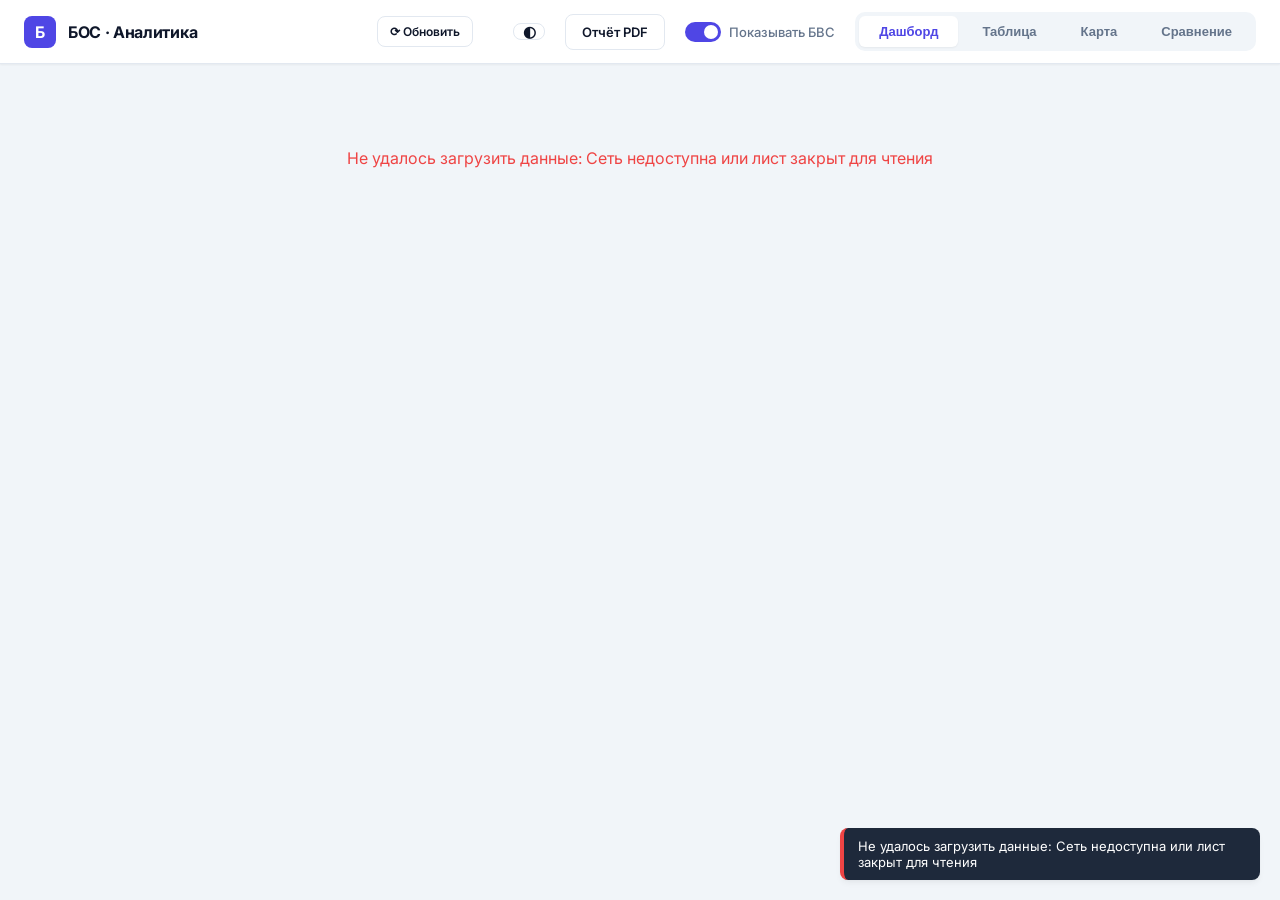
<file: index.html>
<!doctype html>
<html lang="ru">
  <head>
    <meta charset="utf-8" />
    <meta name="viewport" content="width=device-width,initial-scale=1" />
    <title>БОС · Аналитика</title>
    <meta
      name="description"
      content="Дашборд строительства складов: KPI по годам, реестр объектов, карта площадок и сравнение выгрузок."
    />
    <link
      rel="icon"
      href="data:image/svg+xml,%3Csvg xmlns='http://www.w3.org/2000/svg' viewBox='0 0 32 32'%3E%3Crect width='32' height='32' rx='7' fill='%230f172a'/%3E%3Ctext x='16' y='23' font-size='19' font-family='Arial,sans-serif' font-weight='bold' fill='%23ffffff' text-anchor='middle'%3EБ%3C/text%3E%3C/svg%3E"
    />
    <link rel="preconnect" href="https://fonts.googleapis.com" />
    <link rel="preconnect" href="https://fonts.gstatic.com" crossorigin />
    <link
      href="https://fonts.googleapis.com/css2?family=Inter:wght@400;500;600;700;800&display=swap"
      rel="stylesheet"
    />
    <script>
      (function () {
        try {
          var mode = localStorage.getItem("bos_theme") || "system";
          var dark =
            mode === "dark" ||
            (mode === "system" &&
              window.matchMedia("(prefers-color-scheme: dark)").matches);
          document.documentElement.setAttribute(
            "data-theme",
            dark ? "dark" : "light",
          );
        } catch (e) {
          /* localStorage недоступен */
        }
      })();
    </script>
    <link rel="stylesheet" href="styles.css" />
  </head>
  <body>
    <div class="app">
      <header>
        <div class="logo-wrap">
          <div class="logo-mark">Б</div>
          <div class="logo-text">БОС · Аналитика</div>
        </div>

        <div class="header-controls">
          <button class="btn btn-secondary btn-refresh" id="btn-refresh" type="button" title="Обновить данные из Google Sheets">⟳ Обновить</button>
          <span class="updated-at" id="updated-at"></span>
          <button class="btn btn-secondary btn-icon" id="btn-theme" type="button" aria-pressed="false" title="Тема оформления">◐</button>
          <details class="report-menu" id="report-menu">
            <summary class="btn btn-secondary" title="Печать или сохранение в PDF">Отчёт PDF</summary>
            <div class="report-menu-list">
              <button type="button" class="report-menu-item" data-print-mode="all">Сводный отчёт</button>
              <button type="button" class="report-menu-item" data-print-mode="dashboard">Только дашборд</button>
              <button type="button" class="report-menu-item" data-print-mode="table">Только реестр</button>
              <div class="report-menu-hint">В диалоге печати: A4 · альбомная · масштаб 100 % · фоновая графика</div>
            </div>
          </details>
          <label class="switch-wrap">
            <div class="switch">
              <input type="checkbox" id="toggle-bvs" checked />
              <span class="slider"></span>
            </div>
            Показывать БВС
          </label>
          <nav class="nav-tabs" role="tablist" aria-label="Разделы дашборда">
            <button class="nav-btn active" id="btn-tab-dashboard" role="tab" aria-selected="true" aria-controls="tab-dashboard" data-tab="dashboard">Дашборд</button>
            <button class="nav-btn" id="btn-tab-table" role="tab" aria-selected="false" aria-controls="tab-table" data-tab="table">Таблица</button>
            <button class="nav-btn" id="btn-tab-map" role="tab" aria-selected="false" aria-controls="tab-map" data-tab="map">Карта</button>
            <button class="nav-btn" id="btn-tab-compare" role="tab" aria-selected="false" aria-controls="tab-compare" data-tab="compare">Сравнение</button>
          </nav>
        </div>
      </header>
      <div class="loading-bar" id="loading-bar" hidden></div>

      <div class="main-content" id="main-content">
        <div class="container">
          <div class="print-only print-header">
            <h1 id="print-title">БОС · Аналитика — Реестр объектов</h1>
            <div class="print-meta"><span id="print-date"></span> · <span id="print-count"></span></div>
            <div class="print-meta">Выборка: <span id="print-filters"></span></div>
            <div class="print-meta">Источник: Google Sheets · данные на <span id="print-data-date"></span></div>
          </div>
          <!-- DASHBOARD -->
          <div id="tab-dashboard" class="tab-content" role="tabpanel" aria-labelledby="btn-tab-dashboard">
            <div
              id="dashboard-loading"
              role="status" aria-live="polite"
              style="
                text-align: center;
                padding: 60px;
                font-size: 16px;
                color: var(--text-muted);
              "
            >
              Загружаю данные...
            </div>
            <div id="dashboard-content" style="display: none">
              <div class="dashboard-grid">
                <div class="kpi-card blue" data-drill="all" role="button" tabindex="0">
                  <div class="kpi-label">Всего объектов</div>
                  <div class="kpi-value" id="kpi-objects">0</div>
                  <div class="kpi-stages" id="kpi-objects-stages"></div>
                  <div
                    class="kpi-status-bar"
                    id="kpi-objects-bar"
                    role="img"
                    aria-label="Распределение этапов по статусам"
                  ></div>
                  <ul
                    class="kpi-status-list"
                    id="kpi-objects-statuses"
                    aria-label="Этапы по статусам"
                  ></ul>
                </div>
                <div class="kpi-card green" data-drill="delivered" role="button" tabindex="0">
                  <div class="kpi-label">
                    Сдано в <span id="kpi-year-label"></span> г.
                  </div>
                  <div class="kpi-value" id="kpi-delivered-year">0</div>
                  <div class="kpi-sub" id="kpi-delivered-sub">0 объектов</div>
                </div>
                <div class="kpi-card orange" data-drill="remaining" role="button" tabindex="0">
                  <div class="kpi-label">Осталось сдать в <span id="kpi-remaining-year"></span> г.</div>
                  <div class="kpi-value" id="kpi-remaining">0</div>
                  <div class="kpi-sub" id="kpi-remaining-sub">0 объектов</div>
                </div>
                <div class="kpi-card purple">
                  <div class="kpi-label">Ближайший к сдаче</div>
                  <div
                    class="kpi-value"
                    id="kpi-nearest-name"
                    style="
                      white-space: nowrap;
                      overflow: hidden;
                      text-overflow: ellipsis;
                    "
                  >
                    —
                  </div>
                  <div class="kpi-sub" id="kpi-nearest-date"></div>
                </div>
              </div>
              <div class="charts-row">
                <div class="chart-card">
                  <h3 class="chart-title">
                    Распределение площадей по статусам
                  </h3>
                  <div class="bar-chart" id="chart-status"></div>
                </div>
                <div class="chart-card">
                  <h3 class="chart-title">Сдача площадей</h3>
                  <div class="bar-chart" id="chart-years"></div>
                </div>
              </div>
              <div class="chart-card" style="margin-bottom: 24px">
                <div class="year-controls">
                  <h3 class="chart-title" style="margin: 0">
                    Сдача площадей по месяцам
                  </h3>
                  <select class="year-select" id="year-select" aria-label="Год сдачи площадей"></select>
                </div>
                <div class="year-table-wrap">
                  <table class="year-table" id="year-table"></table>
                </div>
              </div>
              <div class="charts-row">
                <div class="chart-card">
                  <h3 class="chart-title">Ближайшие к сдаче объекты</h3>
                  <div class="delivery-list" id="list-upcoming"></div>
                </div>
                <div class="chart-card">
                  <h3 class="chart-title">Последние сданные объекты</h3>
                  <div class="delivery-list" id="list-recent"></div>
                </div>
              </div>
            </div>
          </div>

          <!-- TABLE -->
          <div id="tab-table" class="tab-content" role="tabpanel" aria-labelledby="btn-tab-table" style="display: none">
            <div class="table-layout">
              <div class="sidebar-overlay" id="sidebar-overlay" hidden></div>
              <aside class="sidebar" id="sidebar">
                <button class="btn btn-secondary sidebar-close" id="btn-filters-close" type="button">Показать результаты</button>
                <button class="btn btn-secondary btn-block" id="btn-reset-filters" type="button">Сбросить фильтры</button>
                <div class="filter-group">
                  <div class="filter-header" role="button" tabindex="0" aria-expanded="false">
                    <div class="filter-title-wrap">
                      <span class="filter-title">ФО</span>
                      <svg
                        class="filter-arrow"
                        viewBox="0 0 24 24"
                        fill="none"
                        stroke="currentColor"
                        stroke-width="2"
                        stroke-linecap="round"
                        stroke-linejoin="round"
                      >
                        <polyline points="6 9 12 15 18 9"></polyline>
                      </svg>
                    </div>
                    <div class="filter-actions-wrap">
                      <button type="button" class="filter-actions" data-target="fo" data-action="all">Все</button>
                      <button type="button" class="filter-actions" data-target="fo" data-action="none">Ничего</button>
                    </div>
                  </div>
                  <div class="filter-content">
                    <div class="checkbox-list" id="filter-fo"></div>
                  </div>
                </div>
                <div class="filter-group">
                  <div class="filter-header" role="button" tabindex="0" aria-expanded="false">
                    <div class="filter-title-wrap">
                      <span class="filter-title">Объект</span>
                      <svg
                        class="filter-arrow"
                        viewBox="0 0 24 24"
                        fill="none"
                        stroke="currentColor"
                        stroke-width="2"
                        stroke-linecap="round"
                        stroke-linejoin="round"
                      >
                        <polyline points="6 9 12 15 18 9"></polyline>
                      </svg>
                    </div>
                    <div class="filter-actions-wrap">
                      <button type="button" class="filter-actions" data-target="obj" data-action="all">Все</button>
                      <button type="button" class="filter-actions" data-target="obj" data-action="none">Ничего</button>
                    </div>
                  </div>
                  <div class="filter-content">
                    <div class="checkbox-list" id="filter-obj"></div>
                  </div>
                </div>
                <div class="filter-group">
                  <div class="filter-header" role="button" tabindex="0" aria-expanded="false">
                    <div class="filter-title-wrap">
                      <span class="filter-title">Категория</span>
                      <svg
                        class="filter-arrow"
                        viewBox="0 0 24 24"
                        fill="none"
                        stroke="currentColor"
                        stroke-width="2"
                        stroke-linecap="round"
                        stroke-linejoin="round"
                      >
                        <polyline points="6 9 12 15 18 9"></polyline>
                      </svg>
                    </div>
                    <div class="filter-actions-wrap">
                      <button type="button" class="filter-actions" data-target="category" data-action="all">Все</button>
                      <button type="button" class="filter-actions" data-target="category" data-action="none">Ничего</button>
                    </div>
                  </div>
                  <div class="filter-content">
                    <div class="checkbox-list" id="filter-category"></div>
                  </div>
                </div>
                <div class="filter-group">
                  <div class="filter-header" role="button" tabindex="0" aria-expanded="false">
                    <div class="filter-title-wrap">
                      <span class="filter-title">Статус</span>
                      <svg
                        class="filter-arrow"
                        viewBox="0 0 24 24"
                        fill="none"
                        stroke="currentColor"
                        stroke-width="2"
                        stroke-linecap="round"
                        stroke-linejoin="round"
                      >
                        <polyline points="6 9 12 15 18 9"></polyline>
                      </svg>
                    </div>
                    <div class="filter-actions-wrap">
                      <button type="button" class="filter-actions" data-target="status" data-action="all">Все</button>
                      <button type="button" class="filter-actions" data-target="status" data-action="none">Ничего</button>
                    </div>
                  </div>
                  <div class="filter-content">
                    <div class="checkbox-list" id="filter-status"></div>
                  </div>
                </div>

                <div class="filter-group">
                  <div class="filter-header" role="button" tabindex="0" aria-expanded="false">
                    <div class="filter-title-wrap">
                      <span class="filter-title">Год РВ</span>
                      <svg
                        class="filter-arrow"
                        viewBox="0 0 24 24"
                        fill="none"
                        stroke="currentColor"
                        stroke-width="2"
                        stroke-linecap="round"
                        stroke-linejoin="round"
                      >
                        <polyline points="6 9 12 15 18 9"></polyline>
                      </svg>
                    </div>
                    <div class="filter-actions-wrap">
                      <button type="button" class="filter-actions" data-target="year" data-action="all">Все</button>
                      <button type="button" class="filter-actions" data-target="year" data-action="none">Ничего</button>
                    </div>
                  </div>
                  <div class="filter-content">
                    <div class="checkbox-list" id="filter-year"></div>
                  </div>
                </div>

                <!-- Drag & Drop Колонки -->
                <div class="filter-group">
                  <div class="filter-header" role="button" tabindex="0" aria-expanded="false" title="Перетаскивайте пункты, чтобы изменить порядок столбцов">
                    <div class="filter-title-wrap">
                      <span class="filter-title">Столбцы</span>
                      <svg
                        class="filter-arrow"
                        viewBox="0 0 24 24"
                        fill="none"
                        stroke="currentColor"
                        stroke-width="2"
                        stroke-linecap="round"
                        stroke-linejoin="round"
                      >
                        <polyline points="6 9 12 15 18 9"></polyline>
                      </svg>
                    </div>
                  </div>
                  <div class="filter-content">
                    <div class="dnd-list" id="dnd-columns"></div>
                  </div>
                </div>
              </aside>

              <div class="table-container" id="main-table-container">
                <div class="table-header">
                  <div class="table-title-block">
                    <span class="table-title">Реестр объектов <span class="table-count" id="table-count"></span></span>
                    <div class="table-stats" id="table-stats"></div>
                  </div>
                  <div class="table-actions">
                    <input
                      type="search"
                      id="table-search"
                      class="table-search"
                      placeholder="Поиск по реестру…"
                      aria-label="Поиск по реестру"
                      autocomplete="off"
                    />
                    <button class="btn btn-secondary btn-filters" id="btn-filters" type="button" aria-controls="sidebar" aria-expanded="false">Фильтры</button>
                    <button class="btn btn-secondary btn-compact" id="btn-compact" type="button" aria-pressed="false" title="Компактные строки: больше строк на экране">Компактно</button>
                    <button class="btn btn-secondary" id="btn-export-excel" type="button">Экспорт в Excel</button>
                  </div>
                </div>
                <div class="table-context" id="table-context" hidden></div>
                <div class="table-scroll">
                  <table id="main-table">
                    <colgroup id="main-table-cols"></colgroup>
                    <thead id="main-table-head"></thead>
                    <tbody id="table-body"></tbody>
                    <tfoot id="table-foot"></tfoot>
                  </table>
                </div>
              </div>
            </div>
          </div>

          <!-- MAP -->
          <div id="tab-map" class="tab-content" role="tabpanel" aria-labelledby="btn-tab-map" style="display: none">
            <div id="map-notice" class="map-notice" hidden></div>
            <div class="map-meta"><span id="map-summary"></span><span id="map-missing" class="map-missing"></span></div>
            <div id="map"></div>
          </div>

          <!-- COMPARE -->
          <div id="tab-compare" class="tab-content" role="tabpanel" aria-labelledby="btn-tab-compare" style="display: none">
            <div class="mode-selector">
              <div class="mode-slider" id="mode-slider"></div>
              <label
                ><input
                  type="radio"
                  name="compare-mode"
                  value="g_vs_x"
                  checked
                /><span>Google ↔ Excel</span></label
              >
              <label
                ><input type="radio" name="compare-mode" value="x_vs_x" /><span
                  >Excel ↔ Excel</span
                ></label
              >
            </div>
            <div id="compare-upload-screen">
              <div class="upload-grid">
                <div class="card" id="card-left">
                  <div class="card-header">
                    <div class="card-icon g" id="left-icon">G</div>
                    <div class="card-title" id="left-title">Google Sheets</div>
                  </div>
                  <div id="google-fields">
                    <div class="field">
                      <label class="field-label">Sheet ID</label
                      ><input
                        type="text"
                        id="gsheet-id-comp"
                        value=""
                      />
                    </div>
                    <div class="field">
                      <label class="field-label">Имя листа</label
                      ><input type="text" id="gsheet-name-comp" value="data" />
                    </div>
                    <button
                      class="btn btn-primary btn-full"
                      id="btn-load-g-comp"
                      style="margin-bottom: 10px"
                    >
                      Загрузить из Google Sheets
                    </button>
                    <div
                      id="status-g-comp"
                      style="
                        font-size: 12px;
                        color: var(--success);
                        min-height: 18px;
                        margin-bottom: 10px;
                      "
                    ></div>
                    <div class="divider">или загрузите файл</div>
                  </div>
                  <label class="drop-zone" id="dz-left-comp"
                    ><input type="file" id="file-left-comp" accept=".xlsx" />
                    <div style="font-size: 24px; margin-bottom: 8px">📄</div>
                    <div class="drop-text">
                      Перетащите <strong>.xlsx</strong> или нажмите
                    </div>
                    <div class="drop-filename" id="fn-left-comp"></div
                  ></label>
                </div>
                <div class="card" id="card-right">
                  <div class="card-header">
                    <div class="card-icon x" id="right-icon">X</div>
                    <div class="card-title" id="right-title">Excel-файл</div>
                  </div>
                  <label
                    class="drop-zone"
                    id="dz-right-comp"
                    style="margin-top: 2px"
                    ><input type="file" id="file-right-comp" accept=".xlsx" />
                    <div style="font-size: 24px; margin-bottom: 8px">📄</div>
                    <div class="drop-text">
                      Перетащите <strong>.xlsx</strong> или нажмите
                    </div>
                    <div class="drop-filename" id="fn-right-comp"></div
                  ></label>
                  <div
                    id="status-x-comp"
                    style="
                      font-size: 12px;
                      color: var(--success);
                      min-height: 18px;
                      margin-top: 10px;
                    "
                  ></div>
                </div>
              </div>
              <div style="text-align: center; padding: 8px 0">
                <button
                  class="btn btn-primary btn-lg"
                  id="btn-run-comp"
                  disabled
                >
                  Сравнить данные
                </button>
              </div>
            </div>
            <div id="compare-report-screen" style="display: none">
              <div
                style="
                  display: flex;
                  justify-content: space-between;
                  align-items: flex-start;
                  margin-bottom: 24px;
                  flex-wrap: wrap;
                "
              >
                <div>
                  <h2 style="font-size: 20px; font-weight: 700; margin: 0">
                    Результат сравнения
                  </h2>
                  <p
                    style="
                      color: var(--text-muted);
                      font-size: 13px;
                      margin: 6px 0 0;
                    "
                    id="compare-meta"
                  ></p>
                </div>
                <div style="display: flex; gap: 8px">
                  <button class="btn btn-secondary" id="btn-back-comp">
                    ← Назад</button
                  ><button class="btn btn-primary" id="btn-dl-comp">
                    Скачать Excel
                  </button>
                </div>
              </div>
              <div id="compare-content"></div>
            </div>
          </div>
        </div>
      </div>
    </div>

    <script src="coords.js" defer></script>
    <script src="debug-hud.js" defer></script>
    <script src="excel-loader.js" defer></script>
    <script src="config.js" defer></script>
    <script src="app.js" defer></script>
    <div id="toast-container" class="toast-container" aria-live="polite"></div>
    <noscript><div class="noscript">Для работы дашборда нужен JavaScript.</div></noscript>
  </body>
</html>
</file>
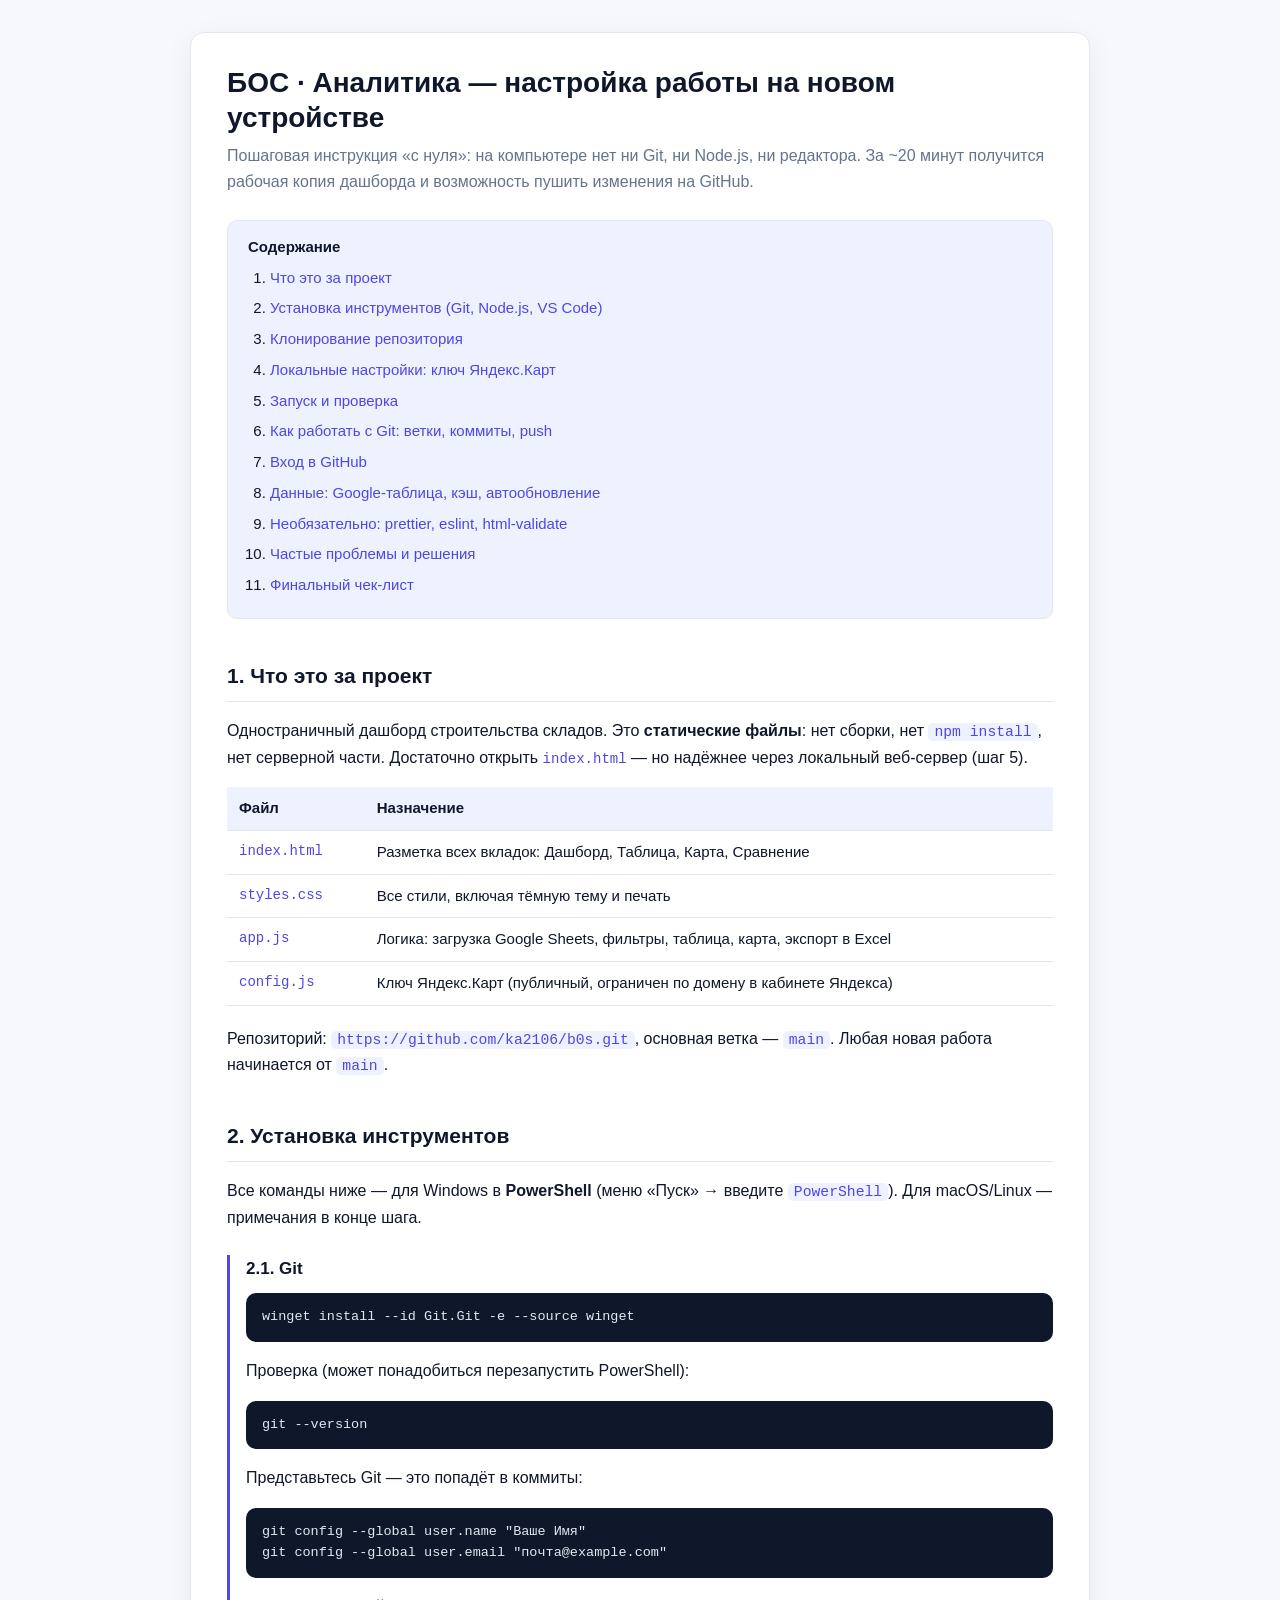
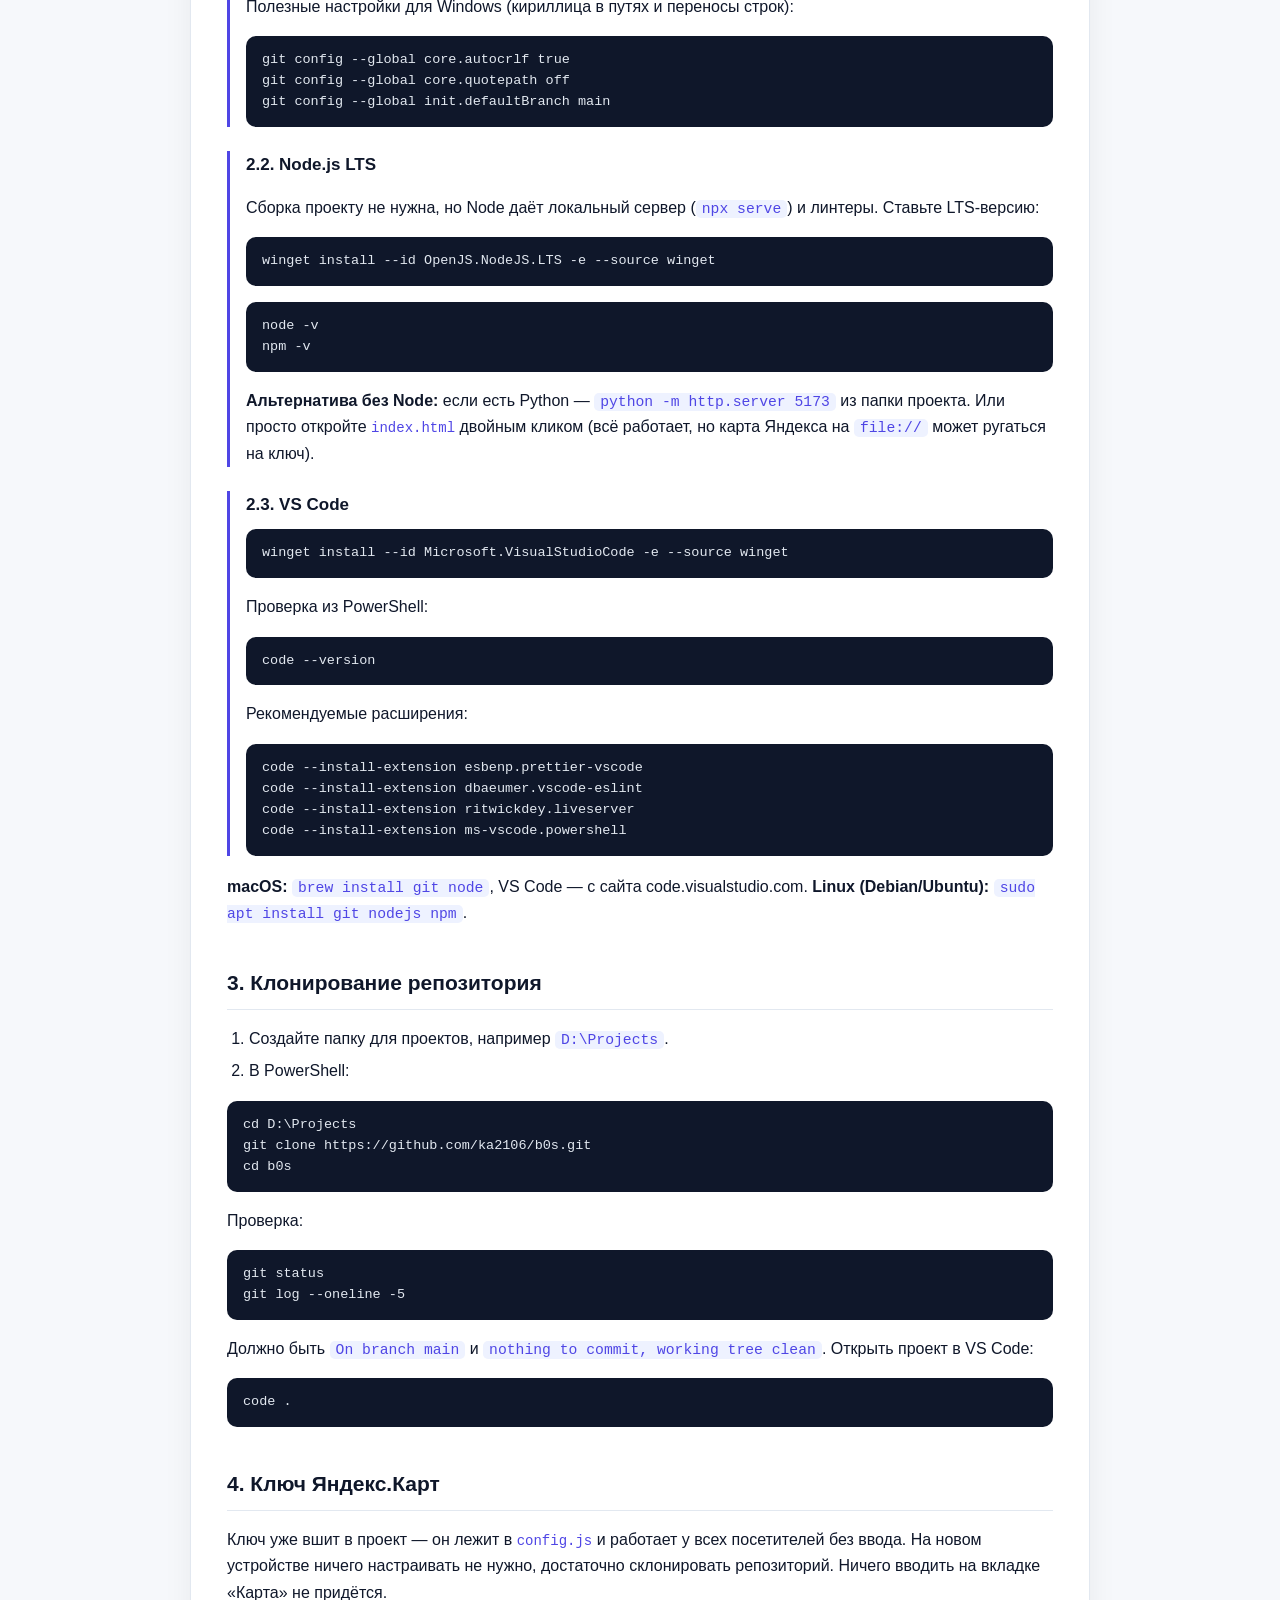
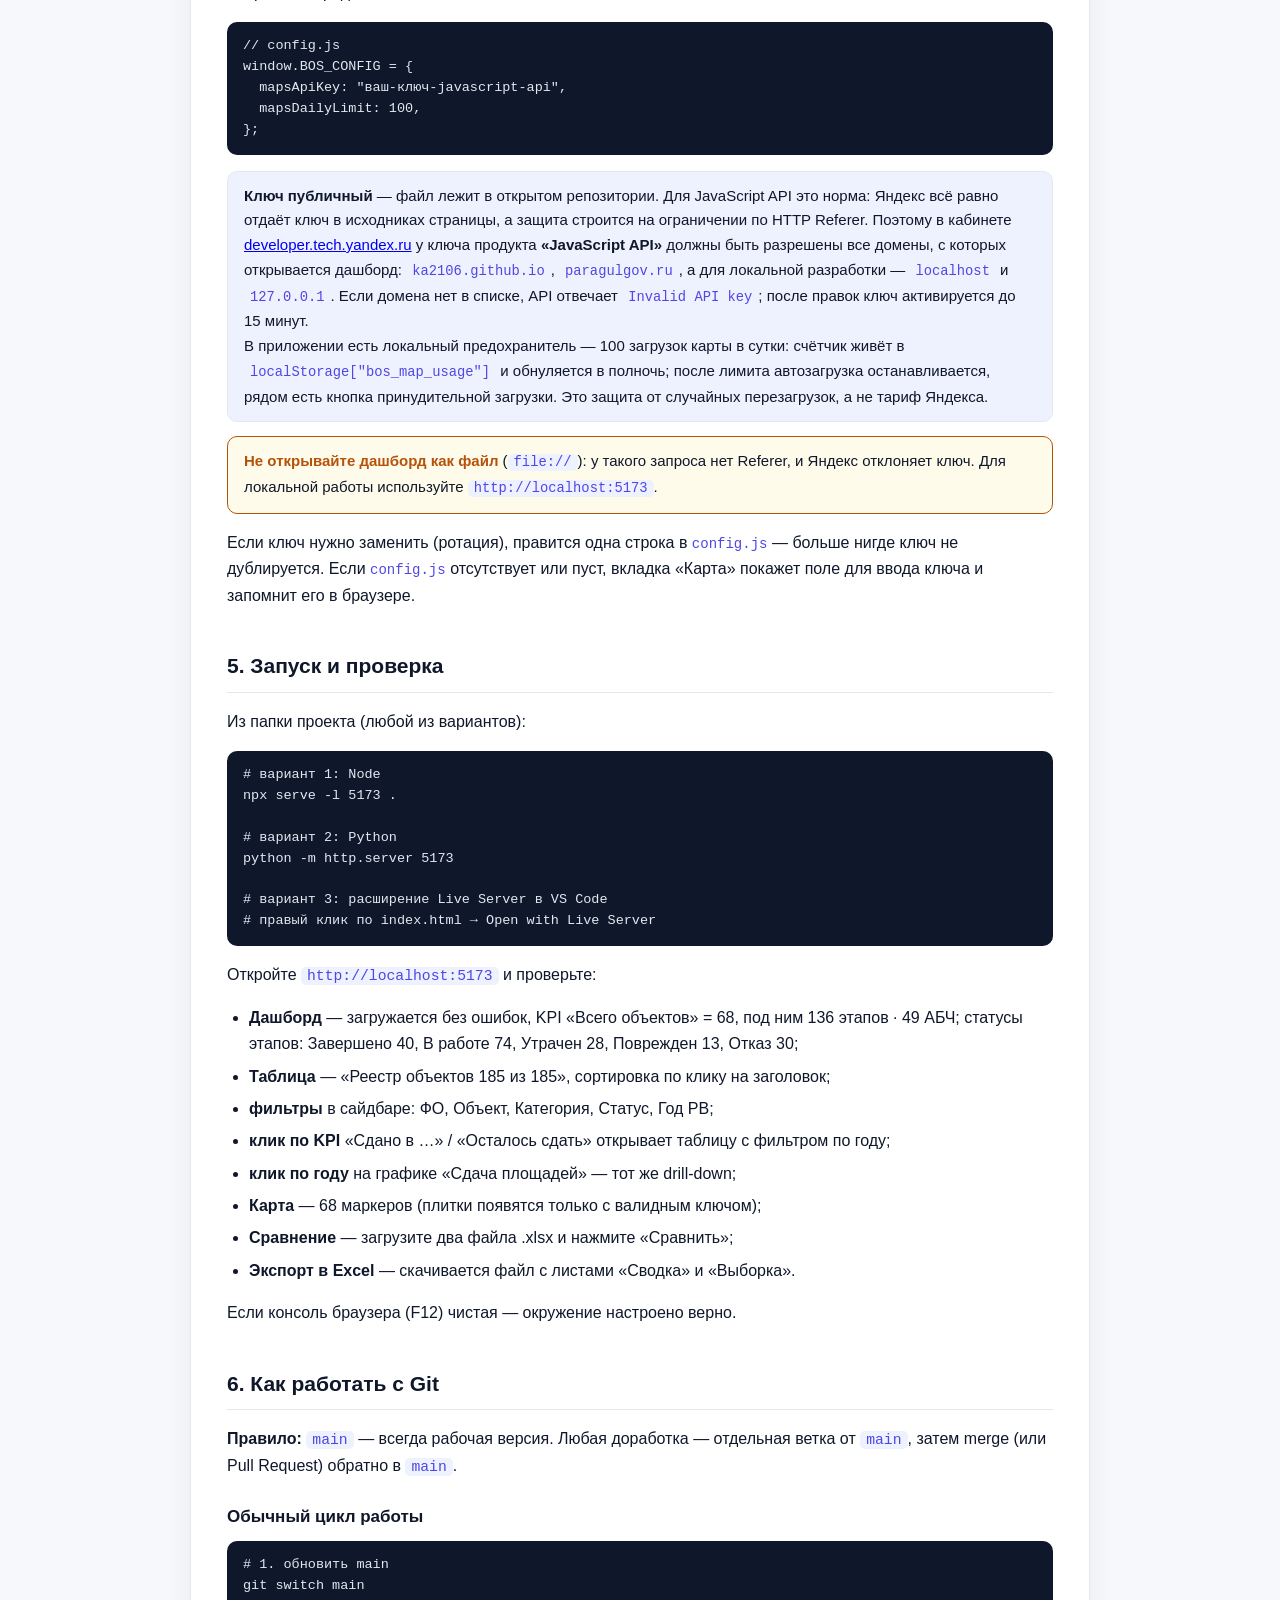
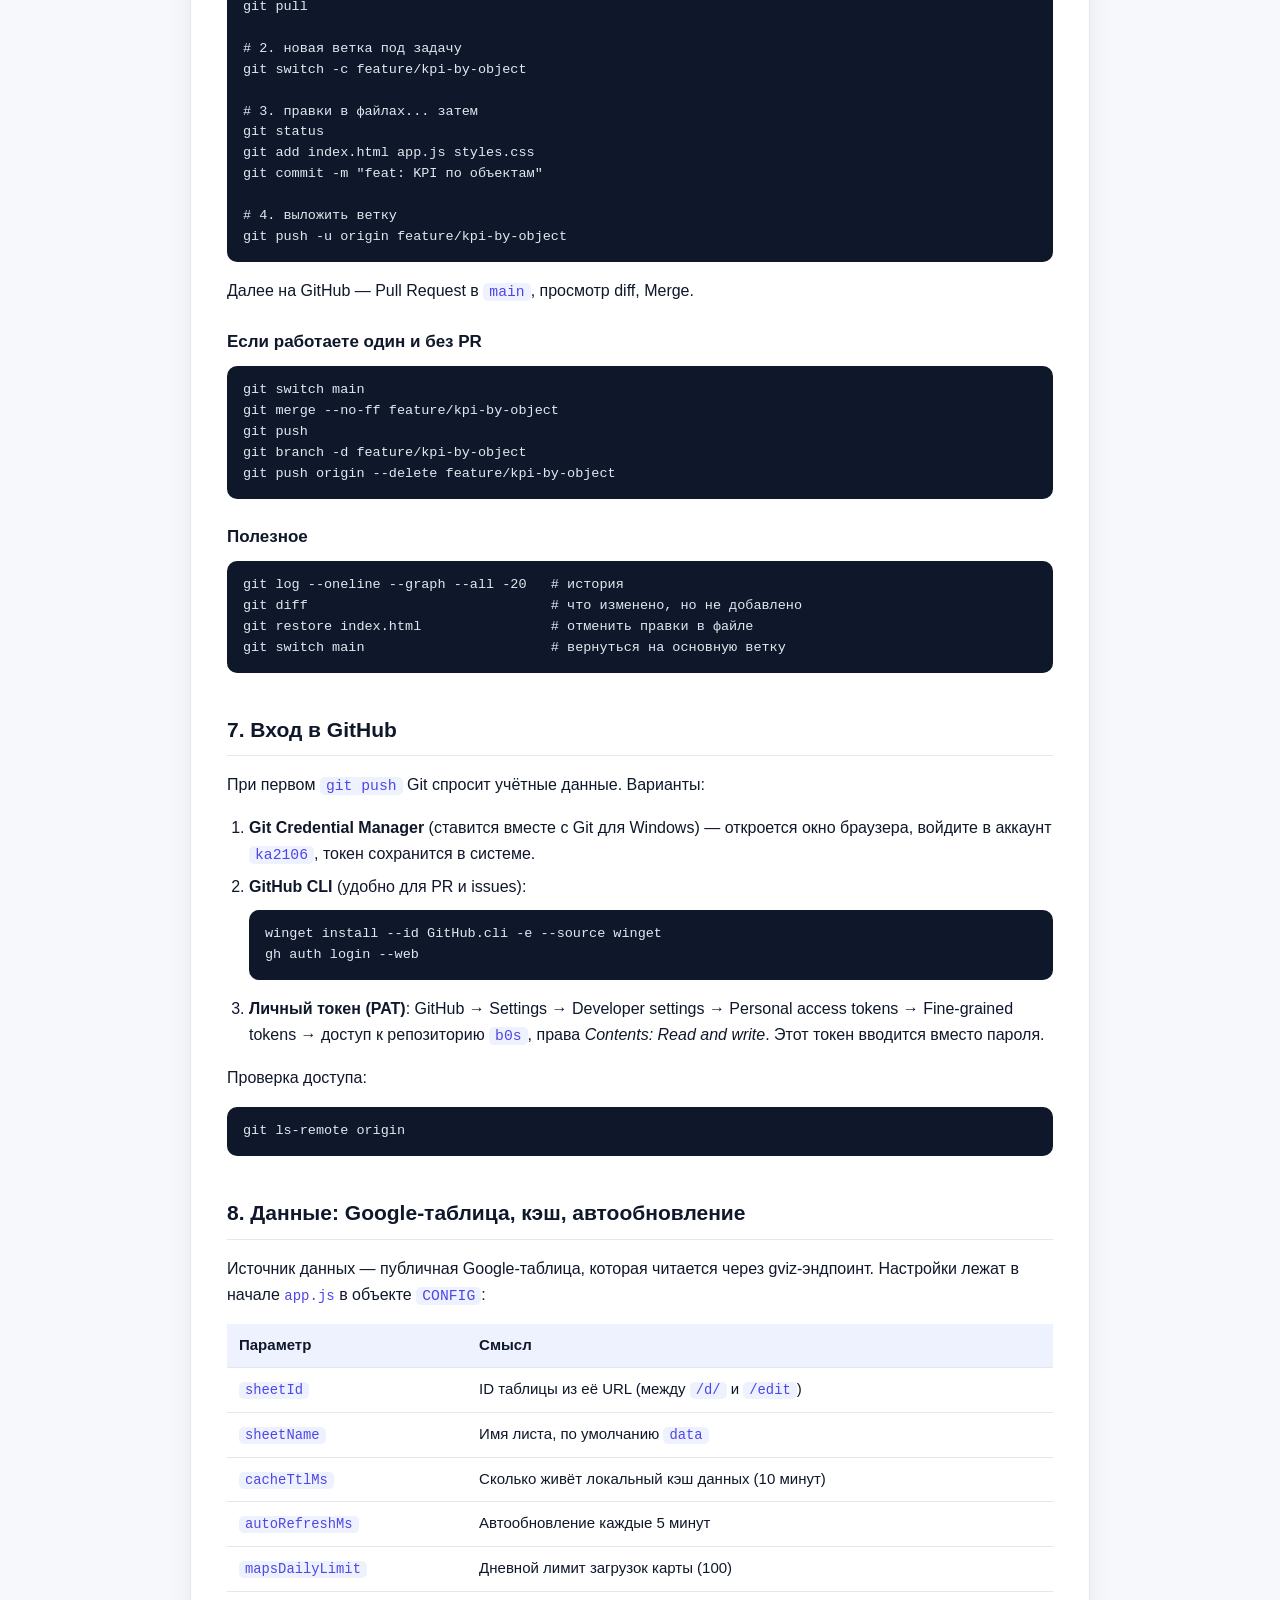
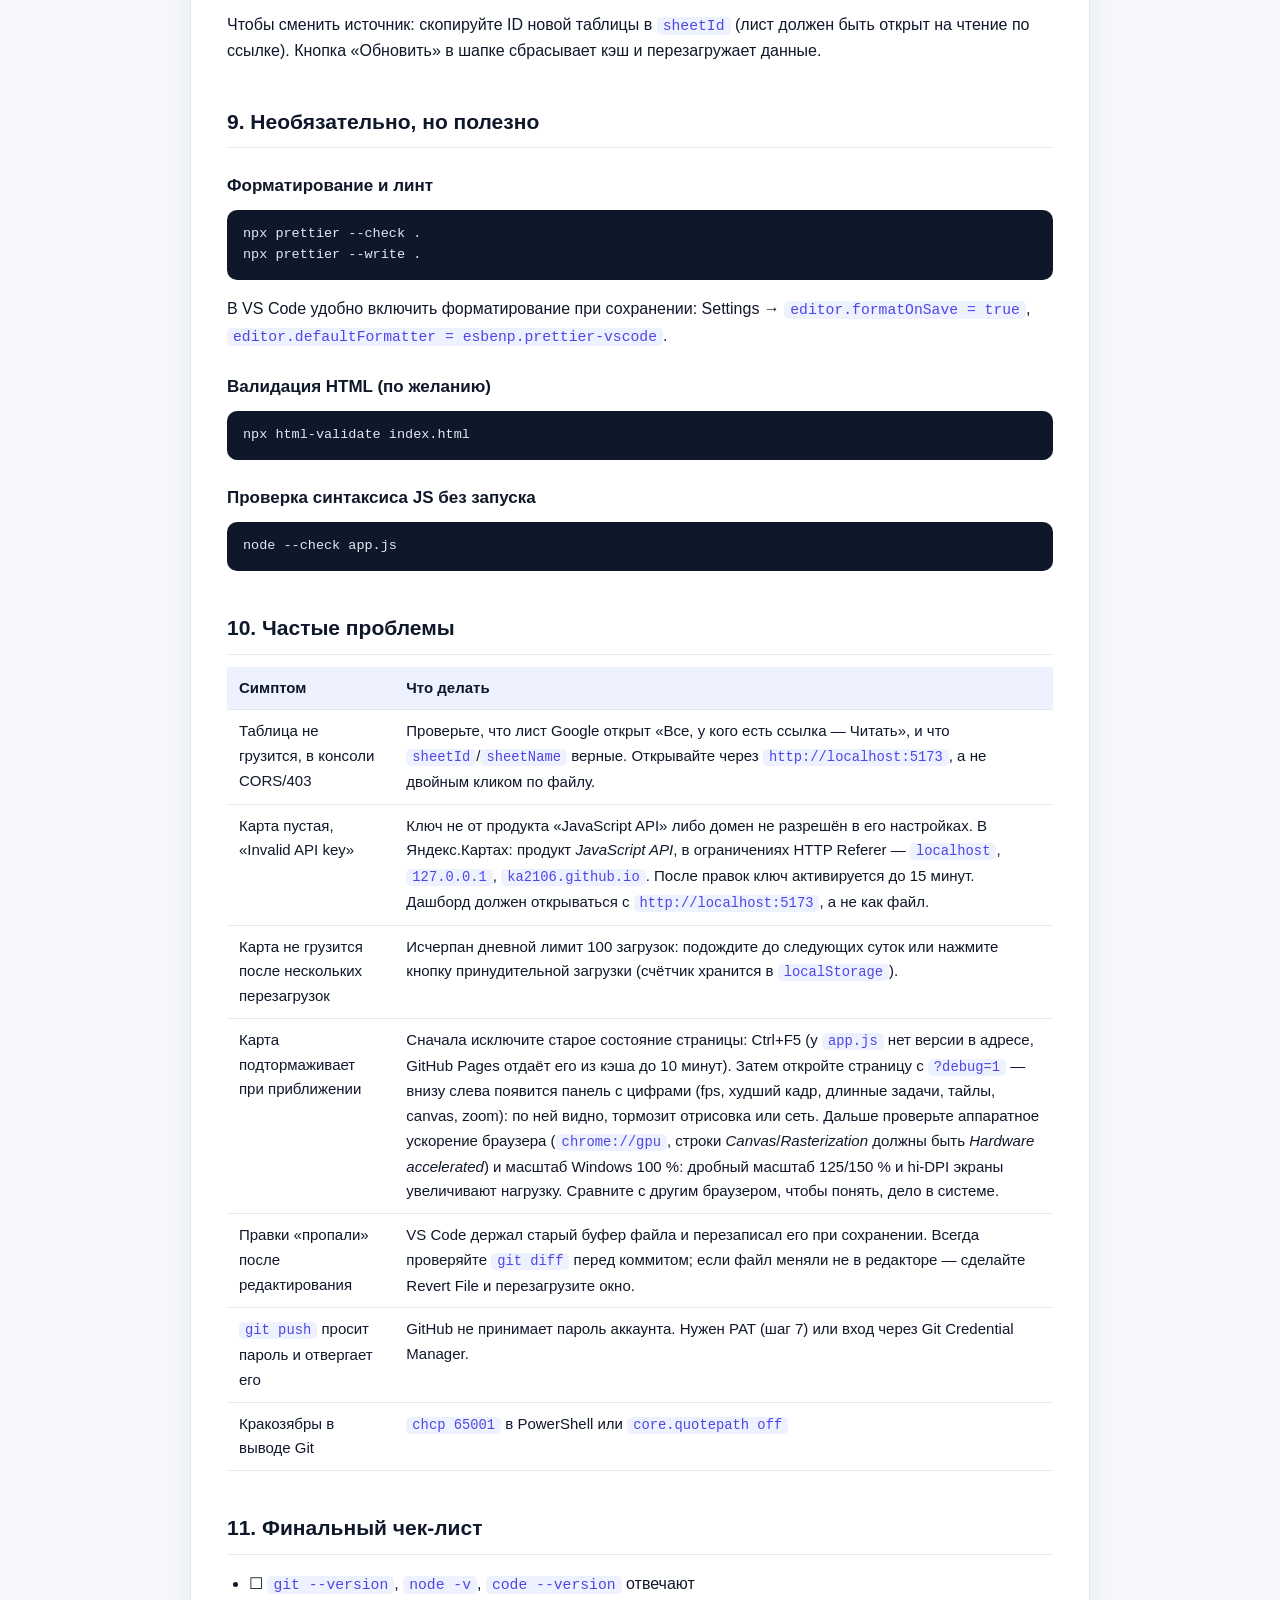
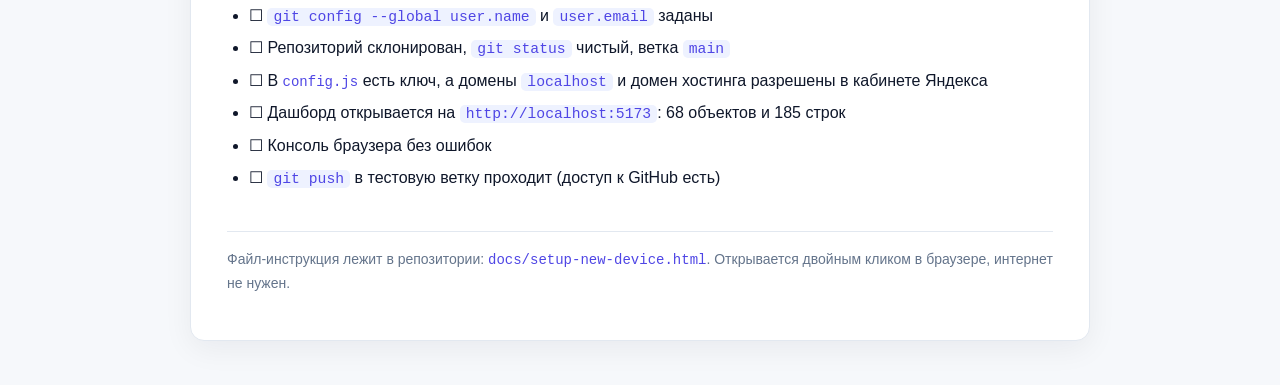
<file: docs/setup-new-device.html>
<!doctype html>
<html lang="ru">
  <head>
    <meta charset="utf-8" />
    <meta name="viewport" content="width=device-width, initial-scale=1" />
    <title>БОС · Аналитика — как продолжить работу на новом устройстве</title>
    <style>
      :root {
        color-scheme: light dark;
        --bg: #f6f8fb;
        --surface: #fff;
        --text: #0f172a;
        --muted: #64748b;
        --border: #e2e8f0;
        --accent: #4f46e5;
        --accent-soft: #eef2ff;
        --code-bg: #0f172a;
        --code-text: #e2e8f0;
        --warn: #b45309;
        --warn-bg: #fffbeb;
      }
      @media (prefers-color-scheme: dark) {
        :root {
          --bg: #0b1220;
          --surface: #111c2e;
          --text: #e2e8f0;
          --muted: #94a3b8;
          --border: #26364d;
          --accent: #818cf8;
          --accent-soft: #1e1b4b;
          --code-bg: #060b14;
          --code-text: #dbeafe;
          --warn: #fbbf24;
          --warn-bg: #2a2113;
        }
      }
      * {
        box-sizing: border-box;
      }
      body {
        margin: 0;
        padding: 32px 16px 64px;
        background: var(--bg);
        color: var(--text);
        font:
          16px/1.65 "Segoe UI",
          Roboto,
          Arial,
          sans-serif;
      }
      main {
        max-width: 900px;
        margin: 0 auto;
        background: var(--surface);
        border: 1px solid var(--border);
        border-radius: 14px;
        padding: 32px 36px 44px;
        box-shadow: 0 8px 30px rgba(15, 23, 42, 0.06);
      }
      h1 {
        font-size: 28px;
        line-height: 1.25;
        margin: 0 0 8px;
      }
      h2 {
        font-size: 21px;
        margin: 40px 0 12px;
        padding-bottom: 8px;
        border-bottom: 1px solid var(--border);
      }
      h3 {
        font-size: 17px;
        margin: 24px 0 8px;
      }
      .lead {
        color: var(--muted);
        margin: 0 0 24px;
      }
      code {
        font-family: Consolas, "Cascadia Mono", monospace;
        font-size: 0.92em;
        background: var(--accent-soft);
        color: var(--accent);
        padding: 1px 6px;
        border-radius: 5px;
        word-break: break-word;
      }
      pre {
        background: var(--code-bg);
        color: var(--code-text);
        padding: 14px 16px;
        border-radius: 10px;
        overflow-x: auto;
        font-family: Consolas, "Cascadia Mono", monospace;
        font-size: 13.5px;
        line-height: 1.55;
        margin: 10px 0 16px;
      }
      pre code {
        background: none;
        color: inherit;
        padding: 0;
        font-size: inherit;
      }
      .step {
        border-left: 3px solid var(--accent);
        padding: 0 0 0 16px;
        margin: 18px 0;
      }
      .note,
      .warn {
        border-radius: 10px;
        padding: 12px 16px;
        margin: 14px 0;
        font-size: 15px;
      }
      .note {
        background: var(--accent-soft);
        border: 1px solid var(--border);
      }
      .warn {
        background: var(--warn-bg);
        border: 1px solid var(--warn);
        color: var(--text);
      }
      .warn b {
        color: var(--warn);
      }
      table {
        width: 100%;
        border-collapse: collapse;
        margin: 12px 0 20px;
        font-size: 15px;
      }
      th,
      td {
        text-align: left;
        padding: 9px 12px;
        border-bottom: 1px solid var(--border);
        vertical-align: top;
      }
      th {
        background: var(--accent-soft);
        font-weight: 600;
      }
      ol,
      ul {
        padding-left: 22px;
      }
      ol li,
      ul li {
        margin: 6px 0;
      }
      .toc {
        background: var(--accent-soft);
        border: 1px solid var(--border);
        border-radius: 10px;
        padding: 14px 20px;
        font-size: 15px;
      }
      .toc ol {
        margin: 6px 0;
      }
      .toc a {
        color: var(--accent);
        text-decoration: none;
      }
      .toc a:hover {
        text-decoration: underline;
      }
      .file {
        font-family: Consolas, monospace;
        font-size: 14px;
        color: var(--accent);
      }
      footer {
        margin-top: 40px;
        padding-top: 16px;
        border-top: 1px solid var(--border);
        color: var(--muted);
        font-size: 14px;
      }
      @media (max-width: 640px) {
        main {
          padding: 20px 16px 32px;
        }
        h1 {
          font-size: 23px;
        }
      }
    </style>
  </head>
  <body>
    <main>
      <h1>БОС · Аналитика — настройка работы на новом устройстве</h1>
      <p class="lead">
        Пошаговая инструкция «с нуля»: на компьютере нет ни Git, ни Node.js, ни редактора.
        За ~20 минут получится рабочая копия дашборда и возможность пушить изменения на GitHub.
      </p>

      <div class="toc">
        <b>Содержание</b>
        <ol>
          <li><a href="#about">Что это за проект</a></li>
          <li><a href="#install">Установка инструментов (Git, Node.js, VS Code)</a></li>
          <li><a href="#clone">Клонирование репозитория</a></li>
          <li><a href="#config">Локальные настройки: ключ Яндекс.Карт</a></li>
          <li><a href="#run">Запуск и проверка</a></li>
          <li><a href="#git">Как работать с Git: ветки, коммиты, push</a></li>
          <li><a href="#auth">Вход в GitHub</a></li>
          <li><a href="#data">Данные: Google-таблица, кэш, автообновление</a></li>
          <li><a href="#optional">Необязательно: prettier, eslint, html-validate</a></li>
          <li><a href="#troubles">Частые проблемы и решения</a></li>
          <li><a href="#checklist">Финальный чек-лист</a></li>
        </ol>
      </div>

      <h2 id="about">1. Что это за проект</h2>
      <p>
        Одностраничный дашборд строительства складов. Это <b>статические файлы</b>: нет сборки,
        нет <code>npm install</code>, нет серверной части. Достаточно открыть
        <span class="file">index.html</span> — но надёжнее через локальный веб-сервер (шаг 5).
      </p>
      <table>
        <tr>
          <th>Файл</th>
          <th>Назначение</th>
        </tr>
        <tr>
          <td class="file">index.html</td>
          <td>Разметка всех вкладок: Дашборд, Таблица, Карта, Сравнение</td>
        </tr>
        <tr>
          <td class="file">styles.css</td>
          <td>Все стили, включая тёмную тему и печать</td>
        </tr>
        <tr>
          <td class="file">app.js</td>
          <td>Логика: загрузка Google Sheets, фильтры, таблица, карта, экспорт в Excel</td>
        </tr>
        <tr>
          <td class="file">config.js</td>
          <td>Ключ Яндекс.Карт (публичный, ограничен по домену в кабинете Яндекса)</td>
        </tr>
      </table>
      <p>
        Репозиторий: <code>https://github.com/ka2106/b0s.git</code>, основная ветка —
        <code>main</code>. Любая новая работа начинается от <code>main</code>.
      </p>

      <h2 id="install">2. Установка инструментов</h2>
      <p>
        Все команды ниже — для Windows в <b>PowerShell</b> (меню «Пуск» → введите
        <code>PowerShell</code>). Для macOS/Linux — примечания в конце шага.
      </p>

      <div class="step">
        <h3>2.1. Git</h3>
        <pre><code>winget install --id Git.Git -e --source winget</code></pre>
        <p>Проверка (может понадобиться перезапустить PowerShell):</p>
        <pre><code>git --version</code></pre>
        <p>Представьтесь Git — это попадёт в коммиты:</p>
        <pre><code>git config --global user.name "Ваше Имя"
git config --global user.email "почта@example.com"</code></pre>
        <p>Полезные настройки для Windows (кириллица в путях и переносы строк):</p>
        <pre><code>git config --global core.autocrlf true
git config --global core.quotepath off
git config --global init.defaultBranch main</code></pre>
      </div>

      <div class="step">
        <h3>2.2. Node.js LTS</h3>
        <p>
          Сборка проекту не нужна, но Node даёт локальный сервер (<code>npx serve</code>) и
          линтеры. Ставьте LTS-версию:
        </p>
        <pre><code>winget install --id OpenJS.NodeJS.LTS -e --source winget</code></pre>
        <pre><code>node -v
npm -v</code></pre>
        <p>
          <b>Альтернатива без Node:</b> если есть Python — <code>python -m http.server 5173</code>
          из папки проекта. Или просто откройте <span class="file">index.html</span> двойным
          кликом (всё работает, но карта Яндекса на <code>file://</code> может ругаться на ключ).
        </p>
      </div>

      <div class="step">
        <h3>2.3. VS Code</h3>
        <pre><code>winget install --id Microsoft.VisualStudioCode -e --source winget</code></pre>
        <p>Проверка из PowerShell:</p>
        <pre><code>code --version</code></pre>
        <p>Рекомендуемые расширения:</p>
        <pre><code>code --install-extension esbenp.prettier-vscode
code --install-extension dbaeumer.vscode-eslint
code --install-extension ritwickdey.liveserver
code --install-extension ms-vscode.powershell</code></pre>
      </div>

      <p>
        <b>macOS:</b> <code>brew install git node</code>, VS Code — с сайта code.visualstudio.com.
        <b>Linux (Debian/Ubuntu):</b> <code>sudo apt install git nodejs npm</code>.
      </p>

      <h2 id="clone">3. Клонирование репозитория</h2>
      <ol>
        <li>Создайте папку для проектов, например <code>D:\Projects</code>.</li>
        <li>В PowerShell:</li>
      </ol>
      <pre><code>cd D:\Projects
git clone https://github.com/ka2106/b0s.git
cd b0s</code></pre>
      <p>Проверка:</p>
      <pre><code>git status
git log --oneline -5</code></pre>
      <p>
        Должно быть <code>On branch main</code> и <code>nothing to commit, working tree clean</code>.
        Открыть проект в VS Code:
      </p>
      <pre><code>code .</code></pre>

      <h2 id="config">4. Ключ Яндекс.Карт</h2>
      <p>
        Ключ уже вшит в проект — он лежит в <span class="file">config.js</span> и работает у всех
        посетителей без ввода. На новом устройстве ничего настраивать не нужно, достаточно
        склонировать репозиторий. Ничего вводить на вкладке «Карта» не придётся.
      </p>
      <pre><code>// config.js
window.BOS_CONFIG = {
  mapsApiKey: "ваш-ключ-javascript-api",
  mapsDailyLimit: 100,
};</code></pre>
      <div class="note">
        <b>Ключ публичный</b> — файл лежит в открытом репозитории. Для JavaScript API это норма:
        Яндекс всё равно отдаёт ключ в исходниках страницы, а защита строится на ограничении по
        HTTP Referer. Поэтому в кабинете
        <a href="https://developer.tech.yandex.ru/services/">developer.tech.yandex.ru</a> у ключа
        продукта <b>«JavaScript API»</b> должны быть разрешены все домены, с которых открывается
        дашборд:
        <code>ka2106.github.io</code>, <code>paragulgov.ru</code>, а для локальной разработки —
        <code>localhost</code> и <code>127.0.0.1</code>. Если домена нет в списке, API отвечает
        <code>Invalid API key</code>; после правок ключ активируется до 15 минут.
        <br />
        В приложении есть локальный предохранитель — 100 загрузок карты в сутки: счётчик живёт
        в <code>localStorage["bos_map_usage"]</code> и обнуляется в полночь; после лимита
        автозагрузка останавливается, рядом есть кнопка принудительной загрузки. Это защита от
        случайных перезагрузок, а не тариф Яндекса.
      </div>
      <div class="warn">
        <b>Не открывайте дашборд как файл</b> (<code>file://</code>): у такого запроса нет Referer,
        и Яндекс отклоняет ключ. Для локальной работы используйте
        <code>http://localhost:5173</code>.
      </div>
      <p>
        Если ключ нужно заменить (ротация), правится одна строка в
        <span class="file">config.js</span> — больше нигде ключ не дублируется. Если
        <span class="file">config.js</span> отсутствует или пуст, вкладка «Карта» покажет поле для
        ввода ключа и запомнит его в браузере.
      </p>

      <h2 id="run">5. Запуск и проверка</h2>
      <p>Из папки проекта (любой из вариантов):</p>
      <pre><code># вариант 1: Node
npx serve -l 5173 .

# вариант 2: Python
python -m http.server 5173

# вариант 3: расширение Live Server в VS Code
# правый клик по index.html → Open with Live Server</code></pre>
      <p>Откройте <code>http://localhost:5173</code> и проверьте:</p>
      <ul>
        <li>
          <b>Дашборд</b> — загружается без ошибок, KPI «Всего объектов» = 68, под ним
          136 этапов · 49 АБЧ; статусы этапов: Завершено 40, В работе 74, Утрачен 28,
          Поврежден 13, Отказ 30;
        </li>
        <li><b>Таблица</b> — «Реестр объектов 185 из 185», сортировка по клику на заголовок;</li>
        <li><b>фильтры</b> в сайдбаре: ФО, Объект, Категория, Статус, Год РВ;</li>
        <li><b>клик по KPI</b> «Сдано в …» / «Осталось сдать» открывает таблицу с фильтром по году;</li>
        <li><b>клик по году</b> на графике «Сдача площадей» — тот же drill-down;</li>
        <li><b>Карта</b> — 68 маркеров (плитки появятся только с валидным ключом);</li>
        <li><b>Сравнение</b> — загрузите два файла .xlsx и нажмите «Сравнить»;</li>
        <li><b>Экспорт в Excel</b> — скачивается файл с листами «Сводка» и «Выборка».</li>
      </ul>
      <p>Если консоль браузера (F12) чистая — окружение настроено верно.</p>

      <h2 id="git">6. Как работать с Git</h2>
      <p>
        <b>Правило:</b> <code>main</code> — всегда рабочая версия. Любая доработка — отдельная
        ветка от <code>main</code>, затем merge (или Pull Request) обратно в <code>main</code>.
      </p>
      <h3>Обычный цикл работы</h3>
      <pre><code># 1. обновить main
git switch main
git pull

# 2. новая ветка под задачу
git switch -c feature/kpi-by-object

# 3. правки в файлах... затем
git status
git add index.html app.js styles.css
git commit -m "feat: KPI по объектам"

# 4. выложить ветку
git push -u origin feature/kpi-by-object</code></pre>
      <p>Далее на GitHub — Pull Request в <code>main</code>, просмотр diff, Merge.</p>
      <h3>Если работаете один и без PR</h3>
      <pre><code>git switch main
git merge --no-ff feature/kpi-by-object
git push
git branch -d feature/kpi-by-object
git push origin --delete feature/kpi-by-object</code></pre>
      <h3>Полезное</h3>
      <pre><code>git log --oneline --graph --all -20   # история
git diff                              # что изменено, но не добавлено
git restore index.html                # отменить правки в файле
git switch main                       # вернуться на основную ветку</code></pre>

      <h2 id="auth">7. Вход в GitHub</h2>
      <p>При первом <code>git push</code> Git спросит учётные данные. Варианты:</p>
      <ol>
        <li>
          <b>Git Credential Manager</b> (ставится вместе с Git для Windows) — откроется окно
          браузера, войдите в аккаунт <code>ka2106</code>, токен сохранится в системе.
        </li>
        <li>
          <b>GitHub CLI</b> (удобно для PR и issues):
          <pre><code>winget install --id GitHub.cli -e --source winget
gh auth login --web</code></pre>
        </li>
        <li>
          <b>Личный токен (PAT)</b>: GitHub → Settings → Developer settings → Personal access
          tokens → Fine-grained tokens → доступ к репозиторию <code>b0s</code>, права
          <i>Contents: Read and write</i>. Этот токен вводится вместо пароля.
        </li>
      </ol>
      <p>Проверка доступа:</p>
      <pre><code>git ls-remote origin</code></pre>

      <h2 id="data">8. Данные: Google-таблица, кэш, автообновление</h2>
      <p>
        Источник данных — публичная Google-таблица, которая читается через gviz-эндпоинт.
        Настройки лежат в начале <span class="file">app.js</span> в объекте <code>CONFIG</code>:
      </p>
      <table>
        <tr>
          <th>Параметр</th>
          <th>Смысл</th>
        </tr>
        <tr>
          <td><code>sheetId</code></td>
          <td>ID таблицы из её URL (между <code>/d/</code> и <code>/edit</code>)</td>
        </tr>
        <tr>
          <td><code>sheetName</code></td>
          <td>Имя листа, по умолчанию <code>data</code></td>
        </tr>
        <tr>
          <td><code>cacheTtlMs</code></td>
          <td>Сколько живёт локальный кэш данных (10 минут)</td>
        </tr>
        <tr>
          <td><code>autoRefreshMs</code></td>
          <td>Автообновление каждые 5 минут</td>
        </tr>
        <tr>
          <td><code>mapsDailyLimit</code></td>
          <td>Дневной лимит загрузок карты (100)</td>
        </tr>
      </table>
      <p>
        Чтобы сменить источник: скопируйте ID новой таблицы в <code>sheetId</code> (лист должен
        быть открыт на чтение по ссылке). Кнопка «Обновить» в шапке сбрасывает кэш и
        перезагружает данные.
      </p>

      <h2 id="optional">9. Необязательно, но полезно</h2>
      <h3>Форматирование и линт</h3>
      <pre><code>npx prettier --check .
npx prettier --write .</code></pre>
      <p>
        В VS Code удобно включить форматирование при сохранении: Settings →
        <code>editor.formatOnSave = true</code>,
        <code>editor.defaultFormatter = esbenp.prettier-vscode</code>.
      </p>
      <h3>Валидация HTML (по желанию)</h3>
      <pre><code>npx html-validate index.html</code></pre>
      <h3>Проверка синтаксиса JS без запуска</h3>
      <pre><code>node --check app.js</code></pre>

      <h2 id="troubles">10. Частые проблемы</h2>
      <table>
        <tr>
          <th>Симптом</th>
          <th>Что делать</th>
        </tr>
        <tr>
          <td>Таблица не грузится, в консоли CORS/403</td>
          <td>
            Проверьте, что лист Google открыт «Все, у кого есть ссылка — Читать», и что
            <code>sheetId</code>/<code>sheetName</code> верные. Открывайте через
            <code>http://localhost:5173</code>, а не двойным кликом по файлу.
          </td>
        </tr>
        <tr>
          <td>Карта пустая, «Invalid API key»</td>
          <td>
            Ключ не от продукта «JavaScript API» либо домен не разрешён в его настройках.
            В Яндекс.Картах: продукт <i>JavaScript API</i>, в ограничениях HTTP Referer —
            <code>localhost</code>, <code>127.0.0.1</code>, <code>ka2106.github.io</code>. После
            правок ключ активируется до 15 минут. Дашборд должен открываться с
            <code>http://localhost:5173</code>, а не как файл.
          </td>
        </tr>
        <tr>
          <td>Карта не грузится после нескольких перезагрузок</td>
          <td>
            Исчерпан дневной лимит 100 загрузок: подождите до следующих суток или нажмите кнопку
            принудительной загрузки (счётчик хранится в <code>localStorage</code>).
          </td>
        </tr>
        <tr>
          <td>Карта подтормаживает при приближении</td>
          <td>
            Сначала исключите старое состояние страницы: Ctrl+F5 (у <code>app.js</code> нет
            версии в адресе, GitHub Pages отдаёт его из кэша до 10 минут). Затем откройте
            страницу с <code>?debug=1</code> — внизу слева появится панель с цифрами (fps,
            худший кадр, длинные задачи, тайлы, canvas, zoom): по ней видно, тормозит отрисовка
            или сеть. Дальше проверьте аппаратное ускорение браузера (<code>chrome://gpu</code>,
            строки <i>Canvas</i>/<i>Rasterization</i> должны быть <i>Hardware accelerated</i>) и
            масштаб Windows 100 %: дробный масштаб 125/150 % и hi-DPI экраны увеличивают нагрузку.
            Сравните с другим браузером, чтобы понять, дело в системе.
          </td>
        </tr>
        <tr>
          <td>Правки «пропали» после редактирования</td>
          <td>
            VS Code держал старый буфер файла и перезаписал его при сохранении. Всегда проверяйте
            <code>git diff</code> перед коммитом; если файл меняли не в редакторе — сделайте
            Revert File и перезагрузите окно.
          </td>
        </tr>
        <tr>
          <td><code>git push</code> просит пароль и отвергает его</td>
          <td>
            GitHub не принимает пароль аккаунта. Нужен PAT (шаг 7) или вход через Git Credential
            Manager.
          </td>
        </tr>
        <tr>
          <td>Кракозябры в выводе Git</td>
          <td><code>chcp 65001</code> в PowerShell или <code>core.quotepath off</code></td>
        </tr>
      </table>

      <h2 id="checklist">11. Финальный чек-лист</h2>
      <ul>
        <li>☐ <code>git --version</code>, <code>node -v</code>, <code>code --version</code> отвечают</li>
        <li>☐ <code>git config --global user.name</code> и <code>user.email</code> заданы</li>
        <li>☐ Репозиторий склонирован, <code>git status</code> чистый, ветка <code>main</code></li>
        <li>
          ☐ В <span class="file">config.js</span> есть ключ, а домены <code>localhost</code> и
          домен хостинга разрешены в кабинете Яндекса
        </li>
        <li>☐ Дашборд открывается на <code>http://localhost:5173</code>: 68 объектов и 185 строк</li>
        <li>☐ Консоль браузера без ошибок</li>
        <li>☐ <code>git push</code> в тестовую ветку проходит (доступ к GitHub есть)</li>
      </ul>

      <footer>
        Файл-инструкция лежит в репозитории: <span class="file">docs/setup-new-device.html</span>.
        Открывается двойным кликом в браузере, интернет не нужен.
      </footer>
    </main>
  </body>
</html>
</file>
<file: styles.css>
:root {
  --bg: #f1f5f9;
  --surface: #ffffff;
  --border: #e2e8f0;
  --text: #0f172a;
  --text-muted: #64748b;
  --accent: #4f46e5;
  --accent-hover: #4338ca;
  --accent-soft: #e0e7ff;
  --success: #10b981;
  --success-bg: #ecfdf5;
  --warning: #f59e0b;
  --warning-bg: #fffbeb;
  --danger: #ef4444;
  --danger-bg: #fef2f2;
  --info: #0ea5e9;
  --info-bg: #f0f9ff;
  --radius: 12px;
  --radius-sm: 8px;
  --shadow-sm: 0 1px 2px rgba(0, 0, 0, 0.05);
  --shadow:
    0 4px 6px -1px rgba(0, 0, 0, 0.05), 0 2px 4px -1px rgba(0, 0, 0, 0.03);
}
* {
  box-sizing: border-box;
}
body {
  font-family:
    "Inter",
    -apple-system,
    BlinkMacSystemFont,
    "Segoe UI",
    Roboto,
    "Helvetica Neue",
    Arial,
    sans-serif;
  background: var(--bg);
  color: var(--text);
  margin: 0;
  padding: 0;
  font-size: 14px;
  -webkit-font-smoothing: antialiased;
}
.app {
  display: flex;
  flex-direction: column;
  height: 100vh;
  height: 100dvh;
  overflow: hidden;
}
header {
  background: var(--surface);
  border-bottom: 1px solid var(--border);
  height: 64px;
  display: flex;
  align-items: center;
  padding: 0 24px;
  justify-content: space-between;
  z-index: 10;
  box-shadow: var(--shadow-sm);
  flex-shrink: 0;
}
.logo-wrap {
  display: flex;
  align-items: center;
  gap: 12px;
}
.logo-mark {
  width: 32px;
  height: 32px;
  border-radius: 8px;
  background: var(--accent);
  display: flex;
  align-items: center;
  justify-content: center;
  font-weight: 700;
  color: #fff;
  font-size: 16px;
}
.logo-text {
  font-size: 16px;
  font-weight: 700;
  letter-spacing: -0.02em;
}

/* Header controls */
.header-controls {
  display: flex;
  align-items: center;
  gap: 20px;
}
.switch-wrap {
  display: flex;
  align-items: center;
  gap: 8px;
  cursor: pointer;
  font-size: 13px;
  font-weight: 500;
  color: var(--text-muted);
}
.switch {
  position: relative;
  display: inline-block;
  width: 36px;
  height: 20px;
}
.switch input {
  opacity: 0;
  width: 0;
  height: 0;
}
.slider {
  position: absolute;
  cursor: pointer;
  top: 0;
  left: 0;
  right: 0;
  bottom: 0;
  background-color: #cbd5e1;
  transition: 0.4s;
  border-radius: 20px;
}
.slider:before {
  position: absolute;
  content: "";
  height: 14px;
  width: 14px;
  left: 3px;
  bottom: 3px;
  background-color: white;
  transition: 0.4s;
  border-radius: 50%;
}
input:checked + .slider {
  background-color: var(--accent);
}
input:checked + .slider:before {
  transform: translateX(16px);
}

.nav-tabs {
  display: flex;
  gap: 4px;
  background: var(--bg);
  padding: 4px;
  border-radius: 10px;
}
.nav-btn {
  padding: 8px 20px;
  border: none;
  border-radius: 6px;
  font-size: 13px;
  font-weight: 600;
  cursor: pointer;
  transition: all 0.15s;
  background: transparent;
  color: var(--text-muted);
}
.nav-btn:hover {
  color: var(--text);
}
.nav-btn.active {
  background: var(--surface);
  color: var(--accent);
  box-shadow: var(--shadow-sm);
}
.main-content {
  flex: 1;
  overflow-y: auto;
  padding: 24px;
}
.container {
  max-width: 1500px;
  margin: 0 auto;
}
.text-left {
  text-align: left !important;
}
.text-center {
  text-align: center !important;
}
.text-right {
  text-align: right !important;
}

/* KPI Cards */
.dashboard-grid {
  display: grid;
  grid-template-columns: repeat(4, 1fr);
  gap: 16px;
  margin-bottom: 24px;
}
@media (max-width: 1024px) {
  .dashboard-grid {
    grid-template-columns: repeat(2, 1fr);
  }
}
.kpi-card {
  background: var(--surface);
  padding: 20px;
  border-radius: var(--radius);
  border: 1px solid var(--border);
  box-shadow: var(--shadow-sm);
  display: flex;
  flex-direction: column;
  gap: 8px;
  position: relative;
  overflow: hidden;
  cursor: pointer;
  transition:
    transform 0.1s,
    box-shadow 0.1s;
}
.kpi-card:hover {
  transform: translateY(-2px);
  box-shadow: var(--shadow);
}
.kpi-card::before {
  content: "";
  position: absolute;
  top: 0;
  left: 0;
  width: 4px;
  height: 100%;
}
.kpi-card.blue::before {
  background: var(--accent);
}
.kpi-card.green::before {
  background: var(--success);
}
.kpi-card.orange::before {
  background: var(--warning);
}
.kpi-card.purple::before {
  background: #8b5cf6;
}
.kpi-label {
  font-size: 12px;
  font-weight: 600;
  color: var(--text-muted);
  text-transform: uppercase;
  letter-spacing: 0.05em;
}
.kpi-value {
  font-size: 28px;
  font-weight: 800;
  letter-spacing: -0.03em;
  font-variant-numeric: tabular-nums;
  line-height: 1.2;
}
.kpi-sub {
  font-size: 12px;
  color: var(--text-muted);
  margin-top: auto;
}

/* Раскладка «Всего объектов» по статусам */
.kpi-stages {
  display: flex;
  flex-wrap: wrap;
  gap: 2px 10px;
  font-size: 11px;
  line-height: 1.45;
  color: var(--text-muted);
}
.kpi-stages:empty {
  display: none;
}
.kpi-stages b {
  color: var(--text);
  font-weight: 600;
  font-variant-numeric: tabular-nums;
}
.kpi-stages span + span::before {
  content: "·";
  margin-right: 8px;
}
.kpi-status-bar {
  display: flex;
  gap: 2px;
  height: 6px;
  border-radius: 999px;
  overflow: hidden;
  background: var(--border);
}
.kpi-status-bar:empty {
  display: none;
}
.kpi-status-bar span {
  display: block;
  height: 100%;
  min-width: 3px;
  border-radius: 999px;
  transition: width 0.25s;
}
.kpi-status-list {
  display: flex;
  flex-wrap: wrap;
  gap: 3px 10px;
  margin: 0;
  padding: 0;
  list-style: none;
  font-size: 11px;
  line-height: 1.45;
  color: var(--text-muted);
}
.kpi-status-list:empty {
  display: none;
}
.kpi-status-list li {
  display: flex;
  align-items: center;
  gap: 5px;
  white-space: nowrap;
}
.kpi-status-list i {
  flex-shrink: 0;
  width: 7px;
  height: 7px;
  border-radius: 2px;
}
.kpi-status-list b {
  color: var(--text);
  font-weight: 600;
  font-variant-numeric: tabular-nums;
}

/* Графики */
.charts-row {
  display: grid;
  grid-template-columns: 1fr 1fr;
  gap: 16px;
  margin-bottom: 24px;
  align-items: stretch;
}
@media (max-width: 900px) {
  .charts-row {
    grid-template-columns: 1fr;
  }
}
.chart-card {
  background: var(--surface);
  padding: 20px;
  border-radius: var(--radius);
  border: 1px solid var(--border);
  box-shadow: var(--shadow-sm);
  display: flex;
  flex-direction: column;
}
.chart-title {
  font-size: 15px;
  font-weight: 700;
  margin: 0 0 16px 0;
}

.bar-chart {
  display: flex;
  flex-direction: column;
  gap: 12px;
  flex: 1;
  justify-content: center;
}
.bar-item {
  display: flex;
  align-items: center;
  gap: 12px;
}
.bar-label {
  width: 140px;
  font-size: 13px;
  font-weight: 500;
  color: var(--text-muted);
  text-align: right;
  flex-shrink: 0;
}
.bar-track {
  flex: 1;
  height: 24px;
  background: var(--bg);
  border-radius: 4px;
  overflow: hidden;
  display: flex;
  align-items: center;
}
.bar-fill {
  height: 100%;
  border-radius: 4px;
  display: flex;
  align-items: center;
  padding-left: 8px;
  font-size: 11px;
  font-weight: 700;
  color: #fff;
  transition: width 0.5s ease-out;
  min-width: 2px;
}
.bar-value {
  font-weight: 700;
  font-size: 12px;
  width: 120px;
  text-align: right;
  font-variant-numeric: tabular-nums;
}

.delivery-list {
  display: flex;
  flex-direction: column;
  gap: 8px;
  flex: 1;
  justify-content: flex-start;
}
.delivery-item {
  display: flex;
  justify-content: space-between;
  align-items: center;
  padding: 10px 12px;
  background: var(--bg);
  border-radius: var(--radius-sm);
  font-size: 13px;
  border-left: 3px solid transparent;
}
.delivery-item.past {
  border-left-color: var(--success);
}
.delivery-item.future {
  border-left-color: var(--info);
}
.delivery-date {
  font-weight: 700;
  width: 80px;
  flex-shrink: 0;
}
.delivery-item.future .delivery-date {
  color: var(--text);
}
.delivery-item.past .delivery-date {
  color: var(--success);
}
.delivery-obj {
  flex: 1;
  margin: 0 12px;
  display: flex;
  flex-direction: column;
}
.delivery-area {
  font-weight: 700;
  font-variant-numeric: tabular-nums;
  text-align: right;
  width: 120px;
}

/* ТАБЛИЦА МЕСЯЦЕВ (без скролла) */
.year-controls {
  display: flex;
  justify-content: space-between;
  align-items: center;
  margin-bottom: 16px;
}
.year-select {
  padding: 6px 12px;
  border-radius: 6px;
  border: 1px solid var(--border);
  font-family: inherit;
  font-weight: 600;
  color: var(--text);
  background: #fff;
  cursor: pointer;
}
.year-table-wrap {
  width: 100%;
  border: 1px solid var(--border);
  border-radius: var(--radius-sm);
  background: var(--surface);
  /* не hidden: иначе всплывающие подсказки обрезаются */
  overflow: visible;
}
.year-table {
  width: 100%;
  border-collapse: collapse;
  font-size: 12px;
  font-variant-numeric: tabular-nums;
  table-layout: fixed;
}
.year-table th,
.year-table td {
  padding: 10px 6px;
  border-bottom: 1px solid var(--border);
  text-align: center;
  white-space: nowrap;
}
.year-table th {
  background: var(--bg);
  color: var(--text-muted);
  font-weight: 600;
}
.year-table th:first-child,
.year-table td:first-child {
  text-align: left;
  padding-left: 12px;
  width: 15%;
  overflow: hidden;
  text-overflow: ellipsis;
  border-right: none;
}
.year-table th:last-child,
.year-table td:last-child {
  text-align: right;
  font-weight: 700;
  padding-right: 12px;
  width: 9%;
}
.year-table th:not(:first-child):not(:last-child) {
  width: 6.33%;
}

.text-delivered {
  color: var(--success);
  font-weight: 600;
}
.text-planned {
  color: var(--accent);
  font-weight: 600;
}

/* Тултип */
.tooltip-wrap {
  position: relative;
  display: inline-block;
  cursor: pointer;
}
.tooltip-wrap::before {
  content: "";
  position: absolute;
  bottom: 100%;
  left: 0;
  width: 100%;
  height: 15px;
}
.tooltip-wrap .tooltip-text {
  visibility: hidden;
  opacity: 0;
  pointer-events: none;
  width: max-content;
  max-width: 400px;
  background-color: #1e293b;
  color: #fff;
  text-align: left;
  border-radius: 6px;
  padding: 8px 12px;
  position: absolute;
  z-index: 9999;
  bottom: 150%;
  left: 50%;
  transform: translateX(-50%);
  transition: opacity 0.2s;
  font-size: 12px;
  font-weight: 400;
  white-space: normal;
  line-height: 1.5;
  box-shadow: 0 10px 15px -3px rgba(0, 0, 0, 0.2);
}
.tooltip-wrap:hover .tooltip-text,
.tooltip-wrap:focus-within .tooltip-text,
.tooltip-wrap.tip-open .tooltip-text {
  visibility: visible;
  opacity: 1;
  pointer-events: auto;
}

/* РАЗДЕЛ ТАБЛИЦЫ */
.table-layout {
  display: flex;
  gap: 20px;
  align-items: flex-start;
}
@media (max-width: 768px) {
  .table-layout {
    flex-direction: column;
  }
}
.sidebar {
  width: 280px;
  flex-shrink: 0;
  background: var(--surface);
  border: 1px solid var(--border);
  border-radius: var(--radius);
  box-shadow: var(--shadow-sm);
  padding: 20px;
  position: sticky;
  top: 24px;
  max-height: calc(100vh - 48px);
  overflow-y: auto;
}

.filter-group {
  border-bottom: 1px solid var(--border);
  padding-bottom: 12px;
  margin-bottom: 12px;
}
.filter-group:last-child {
  border-bottom: none;
  margin-bottom: 0;
  padding-bottom: 0;
}
.filter-header {
  display: flex;
  justify-content: space-between;
  align-items: center;
  cursor: pointer;
  user-select: none;
  padding: 4px 0;
}
.filter-title-wrap {
  display: flex;
  align-items: center;
  gap: 6px;
}
.filter-title {
  font-size: 12px;
  font-weight: 700;
  color: var(--text);
  text-transform: uppercase;
  letter-spacing: 0.05em;
}
.filter-arrow {
  width: 16px;
  height: 16px;
  stroke: var(--text-muted);
  transition: transform 0.2s;
}
.filter-group.open .filter-arrow {
  transform: rotate(180deg);
}
.filter-actions-wrap {
  display: flex;
  gap: 8px;
}
.filter-actions {
  font-size: 11px;
  color: var(--accent);
  cursor: pointer;
  font-weight: 600;
}
.filter-actions:hover {
  text-decoration: underline;
}
button.filter-actions {
  padding: 0;
  border: 0;
  background: none;
  font-family: inherit;
}
button.filter-actions:focus-visible {
  outline: 2px solid var(--accent);
  outline-offset: 2px;
  border-radius: 4px;
}
.filter-content {
  display: none;
  margin-top: 10px;
}
.filter-group.open .filter-content {
  display: block;
}

.checkbox-list {
  display: flex;
  flex-direction: column;
  gap: 6px;
  max-height: 200px;
  overflow-y: auto;
}
.checkbox-item {
  display: flex;
  align-items: center;
  gap: 8px;
  cursor: pointer;
  font-size: 13px;
  color: var(--text-muted);
  transition: color 0.15s;
}
.checkbox-item:hover {
  color: var(--text);
}
.checkbox-item input[type="checkbox"] {
  appearance: none;
  width: 16px;
  height: 16px;
  border: 1.5px solid var(--border);
  border-radius: 4px;
  cursor: pointer;
  position: relative;
  background: #fff;
  transition: all 0.15s;
}
.checkbox-item input[type="checkbox"]:checked {
  background: var(--accent);
  border-color: var(--accent);
}
.checkbox-item input[type="checkbox"]:checked::after {
  content: "";
  position: absolute;
  left: 4px;
  top: 1px;
  width: 4px;
  height: 8px;
  border: solid white;
  border-width: 0 2px 2px 0;
  transform: rotate(45deg);
}

/* DND Column Manager: базовые стили плиток — в блоке «Плитки выбора столбцов» ниже. */

.table-container {
  flex: 1;
  background: var(--surface);
  border: 1px solid var(--border);
  border-radius: var(--radius);
  box-shadow: var(--shadow-sm);
  overflow: hidden;
  display: flex;
  flex-direction: column;
  min-width: 0;
}
.table-header {
  padding: 16px 20px;
  border-bottom: 1px solid var(--border);
  display: flex;
  justify-content: space-between;
  align-items: center;
  flex-wrap: wrap;
  gap: 8px 12px;
}
.table-title {
  font-size: 16px;
  font-weight: 700;
}

/* ОСНОВНАЯ ТАБЛИЦА */
.table-scroll {
  flex: 1;
  width: 100%;
  overflow-y: auto;
  overflow-x: auto;
}
table {
  width: 100%;
  border-collapse: collapse;
  font-size: 12px;
  table-layout: fixed;
}

th {
  background: var(--bg);
  color: var(--text-muted);
  padding: 10px 6px;
  text-align: left;
  font-weight: 600;
  border-bottom: 1px solid var(--border);
  cursor: pointer;
  user-select: none;
  white-space: nowrap;
  text-overflow: ellipsis;
  overflow: hidden;
  vertical-align: middle;
  font-size: 11px;
  text-transform: uppercase;
  position: sticky;
  top: 0;
  z-index: 5;
}
th:hover {
  background: #e2e8f0;
  color: var(--text);
}
th svg {
  display: inline-block;
  vertical-align: middle;
  margin-left: 4px;
  width: 12px;
  height: 12px;
  transition: transform 0.2s;
}

td {
  padding: 10px 6px;
  border-bottom: 1px solid var(--border);
  vertical-align: middle !important;
  white-space: nowrap;
  font-size: 12px;
}
tbody tr:hover td {
  background: var(--bg);
}

/* Sticky first column */
.table-scroll td:first-child {
  padding-left: 16px;
  position: sticky;
  left: 0;
  background: var(--surface);
  z-index: 2;
}
.table-scroll th:first-child {
  padding-left: 16px;
  position: sticky;
  left: 0;
  background: var(--bg);
  z-index: 6;
}

/* Цвета статусов */
.status-badge {
  display: inline-flex;
  align-items: center;
  justify-content: center;
  padding: 4px 10px;
  border-radius: 6px;
  font-size: 12px;
  font-weight: 500;
  white-space: nowrap;
}
.status-badge.delivered {
  background: var(--success-bg);
  color: var(--success);
}
.status-badge.planned {
  background: var(--info-bg);
  color: var(--info);
}
.status-badge.danger {
  background: var(--danger-bg);
  color: var(--danger);
}
.status-badge.warning {
  background: var(--warning-bg);
  color: var(--warning);
}
.status-badge.gray {
  background: #f1f5f9;
  color: #64748b;
}

.raw-link {
  color: var(--success);
  text-decoration: none;
  font-weight: 600;
}
.raw-link:hover {
  text-decoration: underline;
}

/* Мобильная адаптация */
@media (max-width: 768px) {
  .main-content {
    padding: 16px;
  }
  .table-layout {
    flex-direction: column;
  }
  .sidebar {
    width: 100%;
    position: static;
    max-height: none;
    margin-bottom: 16px;
  }
  thead tr {
    position: absolute;
    top: -9999px;
    left: -9999px;
  }
  /* На мобильном таблица — карточки, итог показываем в конце (tfoot) */
  #main-table tfoot {
    display: table-footer-group;
  }
  #main-table tfoot th,
  #main-table tfoot td {
    position: static;
  }
  table,
  tbody,
  tr,
  td {
    display: block;
    width: 100%;
    min-width: auto;
  }
  .table-container {
    border: none;
    box-shadow: none;
    background: transparent;
  }
  .table-scroll {
    overflow: visible;
  }
  tr {
    margin-bottom: 16px;
    border: 1px solid var(--border);
    border-radius: var(--radius);
    background: var(--surface);
    box-shadow: var(--shadow-sm);
    padding: 12px;
  }
  td {
    display: flex !important;
    justify-content: space-between;
    align-items: center;
    border-bottom: 1px solid var(--bg);
    padding: 8px 0;
    text-align: right !important;
    font-size: 13px;
    white-space: normal;
    position: static;
    border-right: none;
  }
  td:last-child {
    border-bottom: none;
  }
  td::before {
    content: attr(data-label);
    font-weight: 600;
    color: var(--text-muted);
    font-size: 12px;
    text-align: left;
    margin-right: 16px;
  }
  td:empty {
    display: none !important;
  }
  td:nth-child(1) {
    padding-left: 0;
    text-align: left !important;
    display: block !important;
    border-bottom: 2px solid var(--border);
    margin-bottom: 8px;
    padding-bottom: 12px;
    padding-top: 0;
  }
  td:nth-child(1)::before {
    display: none;
  }
}

/* Map */
#map {
  width: 100%;
  height: 75vh;
  border-radius: var(--radius);
  box-shadow: var(--shadow);
  z-index: 1;
}

/* Отладочный оверлей диагностики (?debug=1) */
.perf-hud {
  position: fixed;
  left: 12px;
  bottom: 12px;
  z-index: 9999;
  max-width: min(92vw, 460px);
  padding: 8px 10px;
  border-radius: 8px;
  background: rgba(15, 23, 42, 0.88);
  color: #e2e8f0;
  font: 11px/1.5 ui-monospace, SFMono-Regular, Consolas, monospace;
  white-space: pre-line;
  pointer-events: none;
  box-shadow: 0 6px 18px rgba(0, 0, 0, 0.35);
}

/* COMPARE STYLES */
.mode-selector {
  display: flex;
  position: relative;
  background: #e2e8f0;
  border-radius: 8px;
  padding: 3px;
  width: 340px;
  margin: 0 auto 24px;
  box-shadow: inset 0 1px 2px rgba(0, 0, 0, 0.05);
  border: 1px solid #cbd5e1;
}
.mode-selector label {
  flex: 1;
  position: relative;
  z-index: 1;
  display: flex;
  align-items: center;
  justify-content: center;
  cursor: pointer;
  padding: 6px 10px;
  font-size: 12px;
  font-weight: 600;
  color: var(--text-muted);
  transition: color 0.2s;
  border-radius: 6px;
  user-select: none;
  text-decoration: none !important;
}
.mode-selector input[type="radio"] {
  display: none;
}
.mode-selector input[type="radio"]:checked + span {
  color: var(--text);
}
.mode-slider {
  position: absolute;
  top: 3px;
  left: 3px;
  width: calc(50% - 3px);
  height: calc(100% - 6px);
  background: #fff;
  border-radius: 5px;
  box-shadow:
    0 1px 3px rgba(0, 0, 0, 0.1),
    0 1px 2px rgba(0, 0, 0, 0.06);
  transition: transform 0.2s ease-in-out;
  z-index: 0;
}

.upload-grid {
  display: grid;
  grid-template-columns: 1fr 1fr;
  gap: 20px;
  margin-bottom: 24px;
}
.card {
  border: 1px solid var(--border);
  border-radius: var(--radius);
  padding: 20px;
  background: #fff;
}
.card-header {
  display: flex;
  align-items: center;
  gap: 14px;
  margin-bottom: 20px;
  padding-bottom: 16px;
  border-bottom: 1px solid var(--border);
}
.card-icon {
  width: 38px;
  height: 38px;
  border-radius: 8px;
  display: flex;
  align-items: center;
  justify-content: center;
  font-size: 16px;
  font-weight: 700;
  flex-shrink: 0;
}
.card-icon.g {
  background: #eff6ff;
  color: #2563eb;
}
.card-icon.x {
  background: #f0fdf4;
  color: #15803d;
}
.card-title {
  font-size: 16px;
  font-weight: 700;
  margin: 0;
}
.field {
  margin-bottom: 14px;
}
.field-label {
  display: block;
  font-size: 11px;
  font-weight: 600;
  color: var(--text-muted);
  text-transform: uppercase;
  letter-spacing: 0.05em;
  margin-bottom: 6px;
}
.field input[type="text"] {
  width: 100%;
  padding: 9px 12px;
  border: 1px solid var(--border);
  border-radius: var(--radius-sm);
  font-size: 13px;
  font-family: inherit;
  color: var(--text);
}
.btn {
  display: inline-flex;
  align-items: center;
  justify-content: center;
  gap: 6px;
  padding: 9px 16px;
  border: none;
  border-radius: var(--radius-sm);
  font-size: 13px;
  font-weight: 600;
  font-family: inherit;
  cursor: pointer;
}
.btn-primary {
  background: var(--accent);
  color: #fff;
}
.btn-primary:hover:not(:disabled) {
  background: var(--accent-hover);
}
.btn-secondary {
  background: #fff;
  color: var(--text);
  border: 1px solid var(--border);
}
.btn-secondary:hover:not(:disabled) {
  background: #f1f5f9;
}
.btn-full {
  width: 100%;
}
.btn-lg {
  padding: 12px 32px;
  font-size: 14px;
}

.drop-zone {
  border: 1px dashed #cbd5e1;
  border-radius: var(--radius-sm);
  padding: 24px 20px;
  text-align: center;
  cursor: pointer;
  background: #fff;
  transition: all 0.15s;
  display: flex;
  flex-direction: column;
  align-items: center;
  justify-content: center;
  gap: 8px;
  min-height: 130px;
}
.drop-zone:hover {
  border-color: var(--accent);
  background: var(--accent-soft);
}
.drop-zone input {
  display: none;
}
.drop-text {
  font-size: 13px;
  color: var(--text-muted);
}
.drop-filename {
  font-size: 12px;
  font-weight: 600;
  color: var(--accent);
  margin-top: 4px;
}
.divider {
  display: flex;
  align-items: center;
  text-align: center;
  margin: 20px 0;
  font-size: 11px;
  color: var(--text-muted);
  text-transform: uppercase;
  letter-spacing: 0.05em;
  font-weight: 600;
}
.divider::before,
.divider::after {
  content: "";
  flex: 1;
  border-bottom: 1px solid var(--border);
}
.divider::before {
  margin-right: 12px;
}
.divider::after {
  margin-left: 12px;
}

.summary {
  display: grid;
  grid-template-columns: repeat(auto-fit, minmax(180px, 1fr));
  gap: 12px;
  margin-bottom: 24px;
}
.stat {
  background: var(--surface);
  border: 1px solid var(--border);
  border-radius: var(--radius);
  padding: 16px 20px;
  box-shadow: var(--shadow-sm);
  border-left: 3px solid var(--border);
}
.stat.blue {
  border-left-color: var(--accent);
}
.stat.yellow {
  border-left-color: var(--warning);
}
.stat.green {
  border-left-color: var(--success);
}
.stat.red {
  border-left-color: var(--danger);
}
.stat-label {
  font-size: 11px;
  font-weight: 600;
  color: var(--text-muted);
  text-transform: uppercase;
  letter-spacing: 0.05em;
  margin-bottom: 6px;
}
.stat-value {
  font-size: 32px;
  font-weight: 800;
  letter-spacing: -0.03em;
  font-variant-numeric: tabular-nums;
  line-height: 1;
}
.stat-detail {
  font-size: 11px;
  color: var(--text-muted);
  margin-top: 6px;
}

.tabs {
  display: flex;
  gap: 0;
  border-bottom: 1px solid var(--border);
  margin-bottom: 0;
}
.tab {
  padding: 11px 18px;
  background: transparent;
  border: none;
  cursor: pointer;
  font-size: 13px;
  font-weight: 500;
  color: var(--text-muted);
  font-family: inherit;
  border-bottom: 2px solid transparent;
  margin-bottom: -1px;
}
.tab:hover {
  color: var(--text);
}
.tab.active {
  color: var(--accent);
  border-bottom-color: var(--accent);
  font-weight: 600;
}
.tab-count {
  display: inline-block;
  padding: 1px 7px;
  border-radius: 10px;
  background: #f1f5f9;
  color: var(--text-muted);
  font-size: 11px;
  font-weight: 600;
  margin-left: 6px;
}
.tab.active .tab-count {
  background: var(--accent-soft);
  color: var(--accent);
}

.panel {
  background: var(--surface);
  border: 1px solid var(--border);
  border-top: none;
  border-radius: 0 0 var(--radius) var(--radius);
  padding: 16px;
}
.panel.hidden {
  display: none;
}
.toolbar {
  display: flex;
  gap: 10px;
  margin-bottom: 12px;
  align-items: center;
}
input.filter {
  padding: 8px 12px;
  border: 1px solid var(--border);
  border-radius: var(--radius-sm);
  font-size: 13px;
  width: 320px;
  font-family: inherit;
}
.row-count {
  color: var(--text-muted);
  font-size: 12px;
  margin-left: auto;
}
.table-wrap {
  max-height: 60vh;
  overflow: auto;
  border: 1px solid var(--border);
  border-radius: var(--radius-sm);
}
thead {
  position: sticky;
  top: 0;
  z-index: 10;
}
tbody td {
  padding: 9px 12px;
  border-bottom: 1px solid var(--border);
  vertical-align: top;
}
tbody tr:nth-child(even) td {
  background-color: #f8fafc;
}
tbody tr:hover td {
  background-color: #eff6ff !important;
}
td.muted-text {
  color: var(--text-muted) !important;
  font-style: italic;
}
.old-val {
  color: var(--danger);
  background: var(--danger-bg);
  padding: 1px 6px;
  border-radius: 4px;
  font-weight: 500;
}
.new-val {
  color: var(--success);
  background: var(--success-bg);
  padding: 1px 6px;
  border-radius: 4px;
  font-weight: 600;
}

/* ==========================================================================
   Дополнения после ревью: доступность, карта, тосты, таблица, D&D, сравнение
   ========================================================================== */
:focus-visible {
  outline: 2px solid var(--accent);
  outline-offset: 2px;
}
.nav-btn:focus-visible {
  outline-offset: -2px;
}
.kpi-card:focus-visible,
.filter-header:focus-visible,
.dnd-item:focus-visible,
.tooltip-wrap:focus-visible {
  outline: 2px solid var(--accent);
  outline-offset: 2px;
}

.header-controls {
  flex-wrap: wrap;
}
.btn-refresh {
  padding: 7px 12px;
  font-size: 12px;
}
.updated-at {
  font-size: 12px;
  color: var(--text-muted);
  white-space: nowrap;
}

.loading-bar {
  height: 3px;
  background: linear-gradient(90deg, var(--accent), #8b5cf6, var(--accent));
  background-size: 200% 100%;
  animation: loading-slide 1.2s linear infinite;
  flex-shrink: 0;
}
@keyframes loading-slide {
  0% {
    background-position: 0% 0;
  }
  100% {
    background-position: -200% 0;
  }
}

.table-count {
  font-size: 12px;
  font-weight: 500;
  color: var(--text-muted);
  margin-left: 6px;
}
.table-title-block {
  display: flex;
  flex-direction: column;
  gap: 5px;
  min-width: 0;
}
.table-stats {
  display: flex;
  flex-direction: column;
  gap: 3px;
  font-size: 12px;
  color: var(--text-muted);
  font-variant-numeric: tabular-nums;
}
.table-stats:empty {
  display: none;
}
.stat-line {
  display: flex;
  flex-wrap: wrap;
  align-items: center;
  gap: 4px 14px;
}
.stat-item {
  display: inline-flex;
  align-items: center;
  gap: 4px;
  white-space: nowrap;
}
.stat-item b {
  color: var(--text);
  font-weight: 600;
}
.stat-dot {
  width: 8px;
  height: 8px;
  border-radius: 50%;
  flex-shrink: 0;
}
.empty-state {
  color: var(--text-muted);
  font-style: italic;
  padding: 16px;
  text-align: center;
}
.load-error {
  color: var(--danger);
}
.cell-title {
  font-weight: 600;
  color: var(--text);
}
.cell-sub {
  font-size: 11px;
  color: var(--text-muted);
  margin-top: 2px;
}
.cell-muted {
  color: var(--text-muted);
  font-size: 11px;
}
.cell-link,
.delivery-link {
  color: inherit;
  text-decoration: underline;
  text-decoration-style: dotted;
}
.delivery-org {
  font-weight: 600;
  color: var(--text);
  font-size: 13px;
}
.delivery-stage {
  font-size: 11px;
  color: var(--text-muted);
  margin-top: 2px;
}
.filter-empty {
  font-size: 12px;
  color: var(--text-muted);
  padding: 4px 0;
}
.sort-icon {
  display: inline-block;
  width: 12px;
  height: 12px;
  vertical-align: middle;
  margin-left: 3px;
  opacity: 0;
  color: var(--text-muted);
  transition:
    opacity 0.15s,
    transform 0.2s,
    color 0.15s;
}
th[data-sort]:hover .sort-icon,
th[data-sort]:focus-visible .sort-icon {
  opacity: 0.5;
}
/* Специфичность как у :hover выше — активный столбец всегда полностью виден */
th[data-sort].is-sorted .sort-icon {
  opacity: 1;
  color: var(--accent);
}
th[data-sort].is-sorted .sort-icon.is-desc {
  transform: rotate(180deg);
}

/* Карта */
.map-notice {
  margin-bottom: 12px;
}
.map-notice-inner {
  background: var(--info-bg);
  border: 1px solid #bae6fd;
  color: #075985;
  border-radius: var(--radius);
  padding: 14px 18px;
  font-size: 13px;
  line-height: 1.6;
}
.map-notice-inner code {
  background: rgba(0, 0, 0, 0.06);
  padding: 1px 5px;
  border-radius: 4px;
}
.map-key-row {
  display: flex;
  flex-wrap: wrap;
  gap: 8px;
  margin-top: 10px;
}
.map-key-input {
  flex: 1 1 220px;
  min-width: 0;
  padding: 7px 10px;
  border: 1px solid #7dd3fc;
  border-radius: 8px;
  font: inherit;
  font-size: 13px;
  background: var(--surface);
  color: var(--text);
}
.map-key-input:focus {
  outline: 2px solid var(--accent);
  outline-offset: 1px;
}
.map-key-hint {
  margin-top: 8px;
  font-size: 12px;
  opacity: 0.85;
}
.map-meta {
  display: flex;
  flex-wrap: wrap;
  gap: 12px;
  justify-content: space-between;
  font-size: 12px;
  color: var(--text-muted);
  margin-bottom: 10px;
}
.map-missing {
  color: var(--warning);
}
.map-force {
  margin-top: 10px;
  padding: 6px 12px;
  font-size: 12px;
}
.map-balloon-title {
  font-size: 14px;
}
.map-balloon {
  font-family:
    "Inter", -apple-system, "Segoe UI", Roboto, "Helvetica Neue", Arial, sans-serif;
  font-size: 13px;
  min-width: 160px;
  line-height: 1.6;
}
.map-balloon a {
  color: var(--accent);
  font-weight: 600;
  text-decoration: none;
}

/* Уведомления */
.toast-container {
  position: fixed;
  right: 20px;
  bottom: 20px;
  display: flex;
  flex-direction: column;
  gap: 8px;
  z-index: 10000;
  max-width: min(420px, calc(100vw - 40px));
}
.toast {
  background: #1e293b;
  color: #fff;
  padding: 10px 14px;
  border-radius: 8px;
  font-size: 13px;
  box-shadow: var(--shadow);
  opacity: 0;
  transform: translateY(8px);
  transition:
    opacity 0.2s,
    transform 0.2s;
  cursor: pointer;
  border-left: 4px solid var(--accent);
}
.toast.show {
  opacity: 1;
  transform: translateY(0);
}
.toast-success {
  border-left-color: var(--success);
}
.toast-warning {
  border-left-color: var(--warning);
}
.toast-error {
  border-left-color: var(--danger);
}

/* Перестановка столбцов */
.dnd-item.dragging {
  opacity: 0.4;
}
.dnd-move {
  display: inline-flex;
  flex-direction: column;
  gap: 1px;
}
.dnd-move button {
  border: none;
  background: transparent;
  color: var(--text-muted);
  cursor: pointer;
  font-size: 8px;
  line-height: 1;
  padding: 1px 3px;
  border-radius: 3px;
}
.dnd-move button:hover {
  background: var(--border);
  color: var(--text);
}

/* Сравнение */
.match-badge {
  display: inline-block;
  font-size: 12px;
  color: var(--warning);
  cursor: help;
}
.tooltip-link {
  color: #60a5fa;
  font-weight: 600;
}
.noscript {
  padding: 20px;
  text-align: center;
  color: var(--danger);
}

@media (prefers-reduced-motion: reduce) {
  *,
  *::before,
  *::after {
    animation-duration: 0.01ms !important;
    animation-iteration-count: 1 !important;
    transition-duration: 0.01ms !important;
    scroll-behavior: auto !important;
  }
}

/* ==========================================================================
   Пагинация, мобильные фильтры, тёмная тема и печать
   ========================================================================== */
.table-actions {
  display: flex;
  align-items: center;
  gap: 10px;
  flex-wrap: wrap;
}
.btn-filters {
  display: none;
}
.print-only {
  display: none;
}
.print-header h1 {
  margin: 0 0 4px;
  font-size: 18px;
}
.print-meta {
  margin-bottom: 16px;
  font-size: 12px;
  color: var(--text-muted);
}

/* Мобильные фильтры */
.sidebar-close {
  display: none;
  width: 100%;
  margin-bottom: 12px;
}
.sidebar-overlay {
  position: fixed;
  inset: 64px 0 0 0;
  background: rgba(15, 23, 42, 0.55);
  z-index: 19;
}
.sidebar-overlay[hidden] {
  display: none !important;
}
@media (max-width: 768px) {
  .btn-filters {
    display: inline-flex;
  }
  .sidebar-close {
    display: inline-flex;
  }
  .sidebar {
    position: fixed;
    top: 64px;
    bottom: 0;
    left: 0;
    width: min(330px, 88vw);
    max-height: none;
    margin: 0;
    border-radius: 0;
    z-index: 20;
    transform: translateX(-105%);
    transition: transform 0.2s ease;
    overflow-y: auto;
  }
  .sidebar.open {
    transform: translateX(0);
  }
  body.filters-open {
    overflow: hidden;
  }
  .table-header {
    flex-wrap: wrap;
    gap: 10px;
  }
}

/* Тёмная тема (включается атрибутом data-theme="dark") */
:root[data-theme="dark"] {
    color-scheme: dark;
    --bg: #0b1220;
    --surface: #111c2e;
    --border: #26364d;
    --text: #e2e8f0;
    --text-muted: #94a3b8;
    --accent: #818cf8;
    --accent-hover: #6366f1;
    --accent-soft: #1e1b4b;
    --success: #34d399;
    --success-bg: rgba(16, 185, 129, 0.16);
    --warning: #fbbf24;
    --warning-bg: rgba(245, 158, 11, 0.16);
    --danger: #f87171;
    --danger-bg: rgba(239, 68, 68, 0.16);
    --info: #38bdf8;
    --info-bg: rgba(14, 165, 233, 0.16);
    --shadow-sm: 0 1px 2px rgba(0, 0, 0, 0.4);
    --shadow: 0 6px 18px rgba(0, 0, 0, 0.45);
  }
:where(:root[data-theme="dark"]) .btn-secondary,
:where(:root[data-theme="dark"]) .year-select,
:where(:root[data-theme="dark"]) .card,
:where(:root[data-theme="dark"]) .drop-zone,
:where(:root[data-theme="dark"]) .mode-selector,
:where(:root[data-theme="dark"]) .mode-slider,
:where(:root[data-theme="dark"]) .field input[type="text"],
:where(:root[data-theme="dark"]) input.filter {
    background: var(--surface);
    color: var(--text);
    border-color: var(--border);
  }
:where(:root[data-theme="dark"]) .btn-secondary:hover:not(:disabled) {
    background: #1b2940;
  }
:where(:root[data-theme="dark"]) th {
    background: var(--bg);
  }
:where(:root[data-theme="dark"]) th:hover {
    background: #1b2940;
    color: var(--text);
  }
:where(:root[data-theme="dark"]) tbody tr:nth-child(even) td {
    background-color: #0e1728;
  }
:where(:root[data-theme="dark"]) tbody tr:hover td {
    background-color: #17233a !important;
  }
:where(:root[data-theme="dark"]) .status-badge.delivered {
    background: var(--success-bg);
    color: var(--success);
  }
:where(:root[data-theme="dark"]) .status-badge.planned {
    background: var(--info-bg);
    color: var(--info);
  }
:where(:root[data-theme="dark"]) .status-badge.danger {
    background: var(--danger-bg);
    color: var(--danger);
  }
:where(:root[data-theme="dark"]) .status-badge.warning {
    background: var(--warning-bg);
    color: var(--warning);
  }
:where(:root[data-theme="dark"]) .status-badge.gray {
    background: #26364d;
    color: #cbd5e1;
  }
:where(:root[data-theme="dark"]) .old-val {
    background: var(--danger-bg);
    color: var(--danger);
  }
:where(:root[data-theme="dark"]) .new-val {
    background: var(--success-bg);
    color: var(--success);
  }
:where(:root[data-theme="dark"]) .tooltip-text {
    background: #050a14;
  }
:where(:root[data-theme="dark"]) .mode-selector {
    background: #1b2940;
    border-color: var(--border);
  }
:where(:root[data-theme="dark"]) .mode-slider {
    background: #334155;
  }
:where(:root[data-theme="dark"]) .checkbox-item input[type="checkbox"] {
    background: var(--surface);
    border-color: var(--border);
  }
:where(:root[data-theme="dark"]) .card-icon.g {
    background: #11243b;
    color: #7dd3fc;
  }
:where(:root[data-theme="dark"]) .card-icon.x {
    background: #0f2b22;
    color: #6ee7b7;
  }
:where(:root[data-theme="dark"]) .map-notice-inner {
    background: #082436;
    border-color: #155e75;
    color: #bae6fd;
  }
:where(:root[data-theme="dark"]) .toast {
    background: #050a14;
  }
:where(:root[data-theme="dark"]) .tab-count {
    background: #1b2940;
    color: var(--text-muted);
  }
:where(:root[data-theme="dark"]) .delivery-item {
    background: #0e1728;
  }
:where(:root[data-theme="dark"]) .year-table th {
    background: #0e1728;
  }
:where(:root[data-theme="dark"]) .slider {
    background-color: #475569;
  }

/* Печать */
/* Формат листа задаём одним правилом верхнего уровня: внутри @media print
   некоторые браузеры игнорируют size и печатают в портрет. */
@page {
  size: A4 landscape;
  margin: 10mm 12mm;
}
@media print {
  :root,
  :root[data-theme] {
    color-scheme: light;
    --bg: #fff;
    --surface: #fff;
    --text: #000;
    --text-muted: #444;
    --border: #bbb;
  }
  tbody tr:nth-child(even) td,
  .delivery-item,
  .year-table th {
    background: #f7f7f7 !important;
  }
  tbody tr:hover td {
    background: #fff !important;
  }
  body {
    background: #fff;
    color: #000;
  }
  .app {
    height: auto;
    overflow: visible;
  }
  header,
  .btn,
  .btn-refresh,
  .updated-at,
  .loading-bar,
  .toast-container,
  .sidebar,
  .sidebar-overlay,
  .map-meta,
  .year-select,
  .nav-tabs {
    display: none !important;
  }
  .main-content {
    overflow: visible;
    padding: 0;
  }
  .container {
    max-width: none;
    /* Запас по краям: работает даже если в диалоге печати выбраны минимальные поля
       или браузер проигнорировал @page margin. */
    padding: 6mm 6mm 8mm !important;
  }
  .tab-content {
    display: none !important;
  }
  .tab-content.active {
    display: block !important;
  }
  .print-only {
    display: block !important;
  }
  .table-scroll {
    overflow: visible !important;
    max-height: none !important;
  }
  table {
    width: 100%;
    font-size: 9px;
    table-layout: auto;
  }
  /* На экране таблице задана мин-ширина по сумме столбцов (inline style) —
     в печати она не нужна, иначе правые столбцы уходят за лист. */
  #main-table {
    min-width: 0 !important;
  }
  th,
  td {
    white-space: normal !important;
    font-size: 9px;
  }
  th {
    position: static !important;
    background: #eee !important;
    color: #000 !important;
  }
  .table-scroll td:first-child,
  .table-scroll th:first-child {
    position: static !important;
  }
  .kpi-card,
  .chart-card,
  .stat {
    box-shadow: none !important;
    break-inside: avoid;
  }
  a {
    color: #000 !important;
    text-decoration: none;
  }
  .status-badge {
    border: 1px solid #999;
    background: transparent !important;
    color: #000 !important;
  }
  .delivery-item {
    border-left-color: #999;
  }
  /* Ширина области печати равна ширине листа, поэтому на A4-портрете срабатывают
     мобильные правила (max-width: 768px): шапка таблицы уезжает за край, строки
     становятся «плитками» с подписями из td::before. В печати возвращаем таблицу. */
  thead tr {
    position: static !important;
    top: auto !important;
    left: auto !important;
  }
  table {
    display: table !important;
  }
  thead {
    display: table-header-group !important;
  }
  tbody {
    display: table-row-group !important;
  }
  tr {
    display: table-row !important;
    margin: 0 !important;
    padding: 0 !important;
    border: 0 !important;
    border-radius: 0 !important;
    background: none !important;
    box-shadow: none !important;
  }
  th,
  td {
    display: table-cell !important;
    padding: 4px 5px !important;
    text-align: left !important;
  }
  td::before {
    content: none !important;
    display: none !important;
  }
  /* Мобильные правила прячут пустые ячейки и делают первую блочной — в печати
     это сдвигает столбцы, поэтому возвращаем всем ячейкам табличное поведение. */
  table td:nth-child(1),
  table td:empty {
    display: table-cell !important;
  }
  /* Выравнивание по левому краю выше сбрасывает центрирование таблицы месяцев. */
  .year-table th,
  .year-table td {
    text-align: center !important;
  }
  .year-table th:first-child,
  .year-table td:first-child {
    text-align: left !important;
  }
}

/* ==========================================================================
   Фильтр по годам, плитки столбцов, сетка и закрепление таблицы
   ========================================================================== */
.bar-item.clickable {
  cursor: pointer;
  border-radius: 6px;
  transition: background-color 0.15s;
}
.bar-item.clickable:hover {
  background: var(--bg);
}
.bar-item.clickable:focus-visible {
  outline: 2px solid var(--accent);
  outline-offset: 2px;
}

/* Плитки выбора столбцов */
.dnd-list {
  display: grid;
  grid-template-columns: 1fr;
  gap: 6px;
}
.dnd-item {
  display: flex;
  align-items: center;
  gap: 8px;
  min-width: 0;
  padding: 6px 9px;
  background: transparent;
  border: 1px solid transparent;
  border-radius: 7px;
  font-size: 12px;
  color: var(--text-muted);
  cursor: grab;
  transition:
    background-color 0.15s,
    border-color 0.15s,
    color 0.15s;
}
.dnd-item:active {
  cursor: grabbing;
}
.dnd-item:hover {
  border-color: var(--border);
  background: var(--surface);
  color: var(--text);
}
.dnd-item.is-on {
  background: var(--surface);
  border-color: #cbd5e1;
}
.dnd-item.is-on .dnd-label {
  color: var(--text);
  font-weight: 600;
}
.dnd-item:not(.is-on) .dnd-label {
  color: var(--text-muted);
}
.dnd-item input[type="checkbox"] {
  margin: 0;
  flex-shrink: 0;
  accent-color: var(--accent);
  width: 14px;
  height: 14px;
  cursor: pointer;
}
.dnd-handle {
  order: 3;
  flex-shrink: 0;
  margin-left: auto;
  font-size: 12px;
  color: var(--text-muted);
  opacity: 0.6;
  user-select: none;
}
.dnd-label {
  flex: 1;
  min-width: 0;
  overflow: hidden;
  text-overflow: ellipsis;
  white-space: nowrap;
}

/* Таблица: фиксированная сетка, единый фон, закреплённая шапка */
#main-table {
  width: 100%;
  table-layout: fixed;
}
#main-table th,
#main-table td {
  overflow: hidden;
  text-overflow: ellipsis;
}
#main-table .cell-title,
#main-table .cell-sub {
  overflow: hidden;
  text-overflow: ellipsis;
  white-space: nowrap;
}
/* Название центрируется по вертикали, когда этапа нет; строки остаются одной высоты */
#main-table .cell-stack {
  display: flex;
  flex-direction: column;
  justify-content: center;
  height: 34px;
}
#main-table .cell-sub:empty {
  display: none;
}
/* Шапка: одинаковая высота у всех столбцов, подписи в одну строку */
#main-table thead th {
  height: 40px;
  padding: 0 8px;
  vertical-align: middle;
  letter-spacing: 0.04em;
}
#main-table thead .th-label {
  vertical-align: middle;
}
@media screen {
  #main-table tfoot {
    display: none;
  }
}
/* Вторая строка (этап) — мелкая и приглушённая */
#main-table .cell-sub {
  line-height: 1.35;
}
/* Подсветка совпадений поиска */
mark.search-hit {
  padding: 0 1px;
  border-radius: 3px;
  background: #fde68a;
  color: inherit;
}
.status-badge mark.search-hit {
  background: rgba(15, 23, 42, 0.12);
}
:root[data-theme="dark"] mark.search-hit {
  background: rgba(250, 204, 21, 0.3);
}
/* Компактные строки */
body.table-compact #main-table tbody td {
  padding-top: 4px;
  padding-bottom: 4px;
}
body.table-compact #main-table .cell-stack {
  height: 31px;
}
body.table-compact #main-table .cell-sub {
  font-size: 10px;
}
body.table-compact #main-table tbody tr {
  font-size: 11.5px;
}
.btn-compact[aria-pressed="true"] {
  background: var(--accent-soft);
  border-color: var(--accent);
  color: var(--accent);
}
.table-scroll {
  scrollbar-gutter: stable;
  min-height: 0;
}
.table-scroll tbody tr {
  --row-bg: var(--surface);
}
.table-scroll tbody tr:nth-child(even) {
  --row-bg: var(--row-alt);
}
.table-scroll tbody tr:hover {
  --row-bg: var(--bg);
}
.table-scroll tbody td,
.table-scroll tbody td:first-child {
  background-color: var(--row-bg);
}
.table-scroll tbody tr:hover td {
  background-color: var(--row-bg) !important;
}
.table-scroll thead th {
  position: sticky;
  top: 0;
  z-index: 6;
  background: var(--bg);
}
.table-scroll thead th:first-child {
  z-index: 7;
}

@media (min-width: 769px) {
  .table-layout {
    align-items: flex-start;
  }
  /* Панель фильтров по высоте содержимого, но не выше окна: не пустует вниз. */
  .sidebar {
    position: sticky;
    top: 12px;
    max-height: calc(100dvh - 96px);
    overflow-y: auto;
    overscroll-behavior: contain;
  }
  .table-container {
    height: calc(100dvh - 112px);
    min-height: 420px;
  }
  .table-scroll {
    overflow: auto;
  }
}

@media (max-width: 768px) {
  .dnd-list {
    grid-template-columns: 1fr;
  }
}

@media print {
  .table-container {
    height: auto !important;
  }
  .table-scroll {
    overflow: visible !important;
  }
}
/* Полосатые строки: одинаковый фон во всех столбцах, включая закреплённый */
:root {
  --row-alt: #fbfcfe;
  --total-bg: #eef2ff;
  --total-text: #312e81;
  --total-line: var(--accent);
}
:root[data-theme="dark"] {
  --row-alt: #0f1a2c;
  --total-bg: #1e1b4b;
  --total-text: #e0e7ff;
  --total-line: #6366f1;
}

/* ==========================================================================
   Поиск по реестру, плашка выборки, строка итогов, тема, отчёт PDF
   ========================================================================== */
.btn-icon {
  width: 32px;
  padding: 0;
  font-size: 15px;
  line-height: 1;
}
.btn-block {
  width: 100%;
  margin-bottom: 10px;
}
.table-search {
  width: 200px;
  padding: 6px 10px;
  font-size: 13px;
  color: var(--text);
  background: var(--surface);
  border: 1px solid var(--border);
  border-radius: 6px;
}
.table-search:focus-visible {
  outline: 2px solid var(--accent);
  outline-offset: 1px;
}
.table-context {
  display: flex;
  flex-wrap: wrap;
  align-items: center;
  gap: 6px;
  padding: 8px 12px;
  border-bottom: 1px solid var(--border);
  background: var(--bg);
}
.table-context-label {
  font-size: 12px;
  color: var(--text-muted);
}
.filter-chip {
  display: inline-flex;
  align-items: center;
  gap: 4px;
  padding: 3px 9px;
  font-family: inherit;
  font-size: 12px;
  color: var(--text);
  background: var(--surface);
  border: 1px solid var(--border);
  border-radius: 999px;
  cursor: pointer;
}
.filter-chip:hover {
  border-color: var(--accent);
}
.filter-chip span {
  color: var(--text-muted);
}
.filter-chip-reset {
  color: var(--accent);
  background: transparent;
}
#main-table tfoot th,
#main-table tfoot td {
  position: sticky;
  bottom: 0;
  z-index: 5;
  background: var(--total-bg);
  border-top: 2px solid var(--total-line);
  font-weight: 700;
  color: var(--total-text);
  font-variant-numeric: tabular-nums;
}
#main-table tfoot th {
  text-align: left;
}

@media print {
  .table-search {
    display: none !important;
  }
  body.printing-report {
    -webkit-print-color-adjust: exact;
    print-color-adjust: exact;
  }
  body.printing-report #tab-dashboard,
  body.printing-report #tab-table {
    display: block !important;
  }
  body.printing-report #tab-map,
  body.printing-report #tab-compare,
  body.printing-report .table-context,
  body.printing-report .table-actions {
    display: none !important;
  }
  body.printing-report #tab-table {
    margin-top: 16px;
    break-before: page;
  }
  body.printing-report .table-container {
    height: auto !important;
    border: none !important;
    box-shadow: none !important;
  }
  thead {
    display: table-header-group;
  }
  tbody tr {
    break-inside: avoid;
  }
  #main-table tfoot th,
  #main-table tfoot td {
    position: static;
    background: #eee !important;
  }
  .print-meta {
    font-size: 10px;
    color: #444;
  }
}

/* Меню «Отчёт PDF» */
.report-menu {
  position: relative;
}
.report-menu > summary {
  list-style: none;
  cursor: pointer;
}
.report-menu > summary::-webkit-details-marker {
  display: none;
}
.report-menu[open] > summary {
  border-color: var(--accent);
  color: var(--accent);
  background: var(--accent-soft);
}
.report-menu-list {
  position: absolute;
  top: calc(100% + 6px);
  right: 0;
  z-index: 40;
  display: flex;
  flex-direction: column;
  gap: 2px;
  min-width: 190px;
  padding: 6px;
  background: var(--surface);
  border: 1px solid var(--border);
  border-radius: 8px;
  box-shadow: var(--shadow);
}
.report-menu-item {
  padding: 7px 10px;
  font: inherit;
  font-size: 13px;
  text-align: left;
  color: var(--text);
  background: none;
  border: 0;
  border-radius: 6px;
  cursor: pointer;
}
.report-menu-item:hover {
  background: var(--bg);
}
.report-menu-item:focus-visible {
  outline: 2px solid var(--accent);
  outline-offset: -2px;
}
.report-menu-hint {
  margin-top: 4px;
  padding: 6px 10px 2px;
  font-size: 11px;
  line-height: 1.3;
  color: var(--text-muted);
  border-top: 1px solid var(--border);
}

/* ==========================================================================
   Печатный макет: A4 горизонтально, аккуратные отступы, три режима отчёта
   ========================================================================== */
@media print {
  .report-menu {
    display: none !important;
  }
  body.printing-report,
  body.printing-report * {
    /* Свойство не наследуется — иначе цветные полосы и плашки печатаются серыми. */
    -webkit-print-color-adjust: exact !important;
    print-color-adjust: exact !important;
  }
  body.printing-report {
    font-size: 11px;
    line-height: 1.4;
    color: #111;
    /* Без сглаживания «в толщину»: штрихи в печати плотнее и не выглядят размытыми. */
    -webkit-font-smoothing: auto;
    text-rendering: geometricPrecision;
  }
  body.printing-report * {
    box-shadow: none !important;
    text-shadow: none !important;
    -webkit-font-smoothing: auto !important;
  }

  /* Шапка отчёта */
  body.printing-report .print-header {
    display: block;
    margin: 0 0 10px;
    padding-bottom: 7px;
    border-bottom: 2px solid #111;
  }
  body.printing-report .print-header h1 {
    margin: 0 0 4px;
    font-size: 15pt;
    line-height: 1.2;
  }
  body.printing-report .print-meta {
    display: inline-block;
    margin: 0 16px 0 0;
    font-size: 8.5pt;
    color: #333;
  }

  /* Режимы */
  body.print-mode-dashboard #tab-table,
  body.print-mode-table #tab-dashboard {
    display: none !important;
  }
  body.printing-report #tab-table {
    margin-top: 0 !important;
    break-before: auto !important;
  }
  body.print-mode-all #tab-table {
    break-before: page !important;
  }

  /* Дашборд: компактная сетка под альбомную страницу */
  body.printing-report .dashboard-grid {
    grid-template-columns: repeat(4, 1fr) !important;
    gap: 10px !important;
    margin-bottom: 12px !important;
  }
  body.printing-report .kpi-card {
    padding: 10px 12px !important;
    gap: 6px !important;
    break-inside: avoid;
  }
  body.printing-report .kpi-value {
    font-size: 20px !important;
  }
  body.printing-report .kpi-label,
  body.printing-report .kpi-sub,
  body.printing-report .kpi-stages,
  body.printing-report .kpi-status-list {
    font-size: 9px !important;
    color: #333 !important;
  }
  body.printing-report .charts-row {
    grid-template-columns: 1fr 1fr !important;
    gap: 12px !important;
    margin-bottom: 12px !important;
  }
  body.printing-report .chart-card {
    padding: 10px 12px !important;
    break-inside: avoid;
  }
  body.printing-report .chart-title {
    font-size: 11px !important;
    margin-bottom: 6px !important;
  }
  body.printing-report .bar-label,
  body.printing-report .bar-value {
    font-size: 9px !important;
    color: #111 !important;
  }
  body.printing-report .delivery-item {
    padding: 5px 8px !important;
    font-size: 9px !important;
    color: #111 !important;
    border: 1px solid #d5dbe3 !important;
    break-inside: avoid;
  }
  body.printing-report .year-table {
    font-size: 9px !important;
  }
  body.printing-report .year-table th,
  body.printing-report .year-table td {
    padding: 3px 4px !important;
  }
  body.printing-report .tooltip-text {
    display: none !important;
  }

  /* Реестр */
  body.printing-report .table-header {
    padding: 0 0 4px !important;
    border-bottom: 1px solid #ccc !important;
  }
  body.printing-report .table-title {
    font-size: 11px !important;
  }
  body.printing-report #main-table {
    width: 100% !important;
    min-width: 0 !important;
    table-layout: auto !important;
    font-size: 10px !important;
    color: #111 !important;
  }
  body.printing-report #main-table th {
    font-weight: 700 !important;
  }
  body.printing-report #main-table col {
    width: auto !important;
  }
  body.printing-report #main-table th,
  body.printing-report #main-table td {
    padding: 3px 5px !important;
    border-bottom: 1px solid #c9d1db !important;
    color: #111 !important;
    font-size: 10px !important;
  }
  /* На экране первая строка объекта обрезается многоточием (nowrap); в печати
     переносим — иначе мин-ширина столбца больше листа и таблица не влезает. */
  body.printing-report #main-table .cell-title,
  body.printing-report #main-table .cell-sub {
    white-space: normal !important;
    overflow: visible !important;
    text-overflow: clip !important;
  }
  body.printing-report #main-table tbody tr:nth-child(even) td {
    background: #f5f7fa !important;
  }
  body.printing-report #main-table tbody tr:hover td {
    background: inherit !important;
  }
  body.printing-report #main-table tfoot th,
  body.printing-report #main-table tfoot td {
    background: #e8ecfb !important;
    border-top: 2px solid #4338ca !important;
    color: #1e1b4b !important;
  }
  /* Служебные элементы экрана в отчёт не попадают */
  body.printing-report .sort-icon,
  body.printing-report .table-stats,
  body.printing-report .btn-compact {
    display: none !important;
  }
  body.printing-report #main-table tfoot {
    display: table-footer-group !important;
  }
  body.printing-report mark.search-hit {
    background: transparent !important;
  }
  /* Цветные плашки статусов в отчёте (общий печатный CSS делает их серыми) */
  body.printing-report .status-badge {
    border: 1px solid rgba(15, 23, 42, 0.14) !important;
    font-size: 8px !important;
    line-height: 1.4 !important;
    padding: 1px 4px !important;
  }
  body.printing-report .status-badge.delivered {
    background: #dcfce7 !important;
    color: #166534 !important;
  }
  body.printing-report .status-badge.planned {
    background: #e0f2fe !important;
    color: #075985 !important;
  }
  body.printing-report .status-badge.danger {
    background: #fee2e2 !important;
    color: #991b1b !important;
  }
  body.printing-report .status-badge.warning {
    background: #fef3c7 !important;
    color: #92400e !important;
  }
  body.printing-report .status-badge.gray {
    background: #eef1f5 !important;
    color: #475569 !important;
  }
  body.printing-report .cell-sub {
    font-size: 8px !important;
  }

  /* Ничего не должно вылезать за ширину листа — иначе браузер масштабирует страницу
     и текст выглядит «мыльным». */
  body.printing-report .container,
  body.printing-report .main-content,
  body.printing-report .table-layout,
  body.printing-report .table-scroll,
  body.printing-report .table-container,
  body.printing-report .year-table-wrap {
    width: 100% !important;
    max-width: 100% !important;
    overflow: visible !important;
  }
  body.printing-report #year-table,
  body.printing-report .year-table {
    width: 100% !important;
    table-layout: auto !important;
    font-size: 8px !important;
  }
  /* 13 числовых столбцов с неразрывными пробелами шире A4: сжимаем отступы,
     иначе браузер масштабирует всю страницу и текст «мылится». */
  body.printing-report .year-table th,
  body.printing-report .year-table td {
    padding: 2px 2px !important;
  }
  body.printing-report .year-table th:first-child,
  body.printing-report .year-table td:first-child {
    width: auto !important;
    padding-left: 2px !important;
  }
}

/* Если печать всё же пошла в портрет (браузер проигнорировал size: landscape),
   перестраиваем макет на одну колонку, чтобы ничего не сжималось и не «мылилось». */
@media print and (orientation: portrait) {
  body.printing-report {
    font-size: 10.5px;
  }
  body.printing-report .dashboard-grid {
    grid-template-columns: repeat(2, 1fr) !important;
  }
  body.printing-report .charts-row {
    grid-template-columns: 1fr !important;
  }
  body.printing-report #main-table th,
  body.printing-report #main-table td {
    padding: 2px 3px !important;
    font-size: 8px !important;
  }
  body.print-mode-all #tab-table {
    break-before: page !important;
  }
}
</file>
